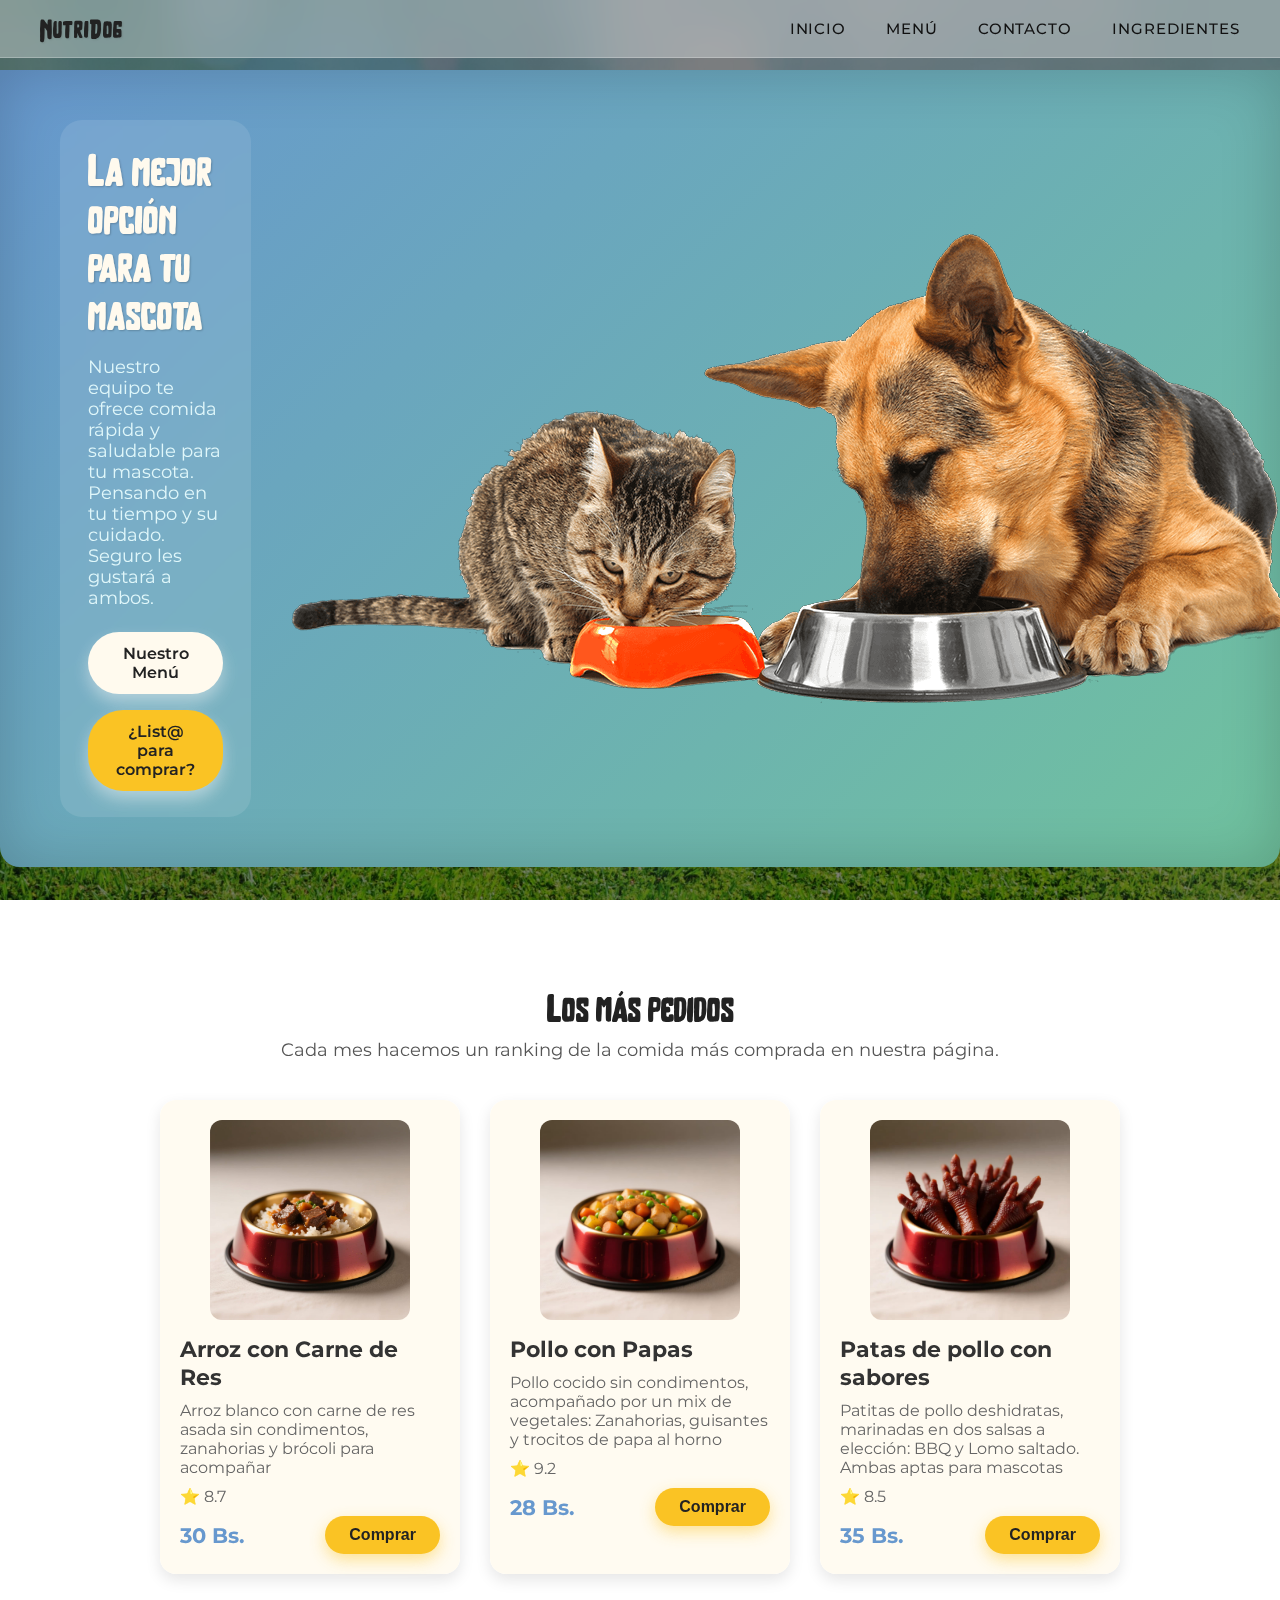
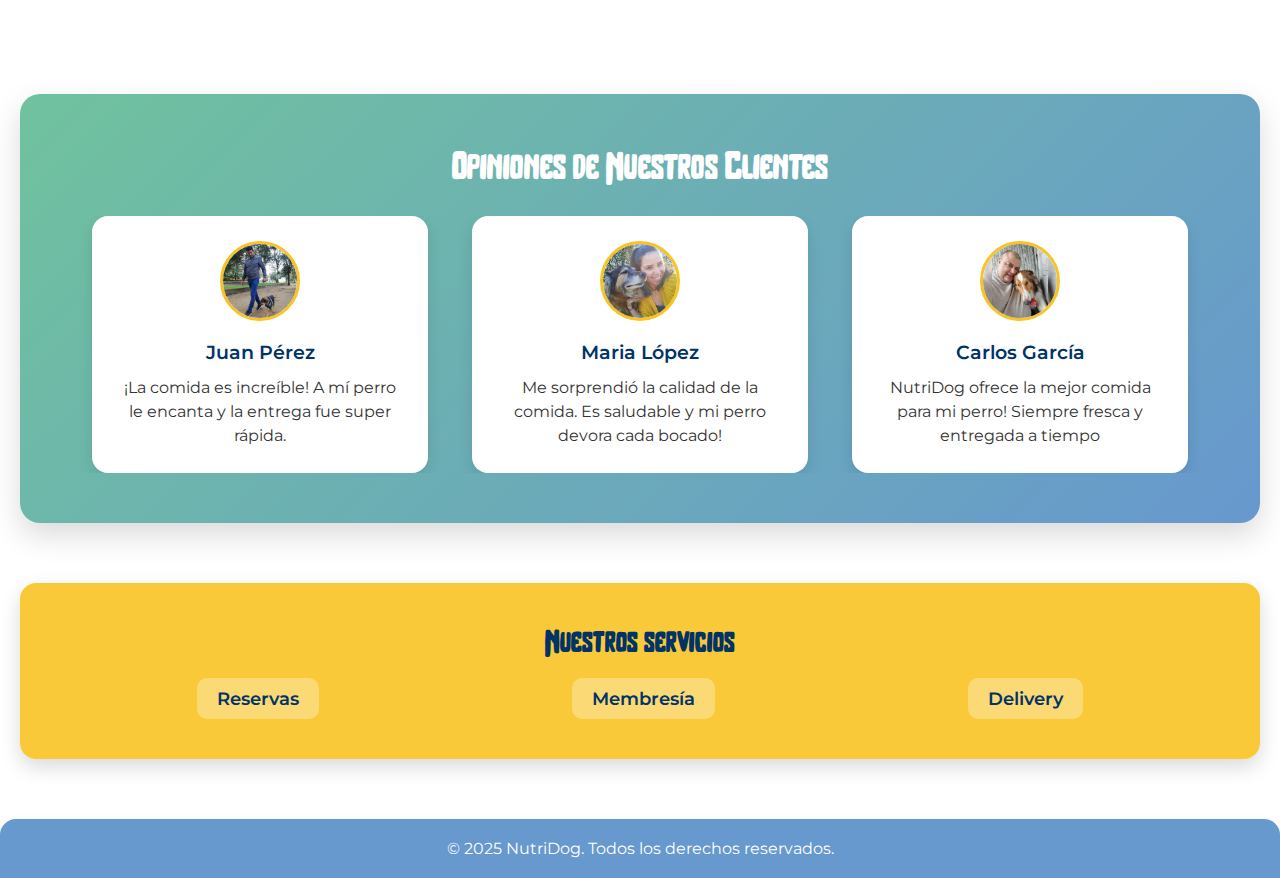
<file: PaginaWeb/index.html>
<!DOCTYPE html>
<html lang="es">
<head>
    <meta charset="UTF-8">
    <meta name="viewport" content="width=device-width, initial-scale=1.0">
    <title>NutriDog | Comida Saludable para tu Mascota</title>
    <link rel="stylesheet" href="./CSS/pagal.css">
    <link rel="preconnect" href="https://fonts.googleapis.com">
    <link rel="preconnect" href="https://fonts.gstatic.com" crossorigin>
    <link href="https://fonts.googleapis.com/css2?family=Montserrat:ital,wght@0,100..900;1,100..900&display=swap" rel="stylesheet">
</head>
<body>

        <header class="main-header">
        <div class="logo">NutriDog</div>

        <nav class="nav">
            <ul class="nav-menu">
                <li class="nav-item">
                    <a href="index.html">Inicio</a>
                </li>

                <li class="nav-item has-submenu">
                    <a href="#menu.html">Menú</a>
                    <div class="submenu glass">
                        <h4>Menú</h4>
                        <ul>
                            <li><a href="#">Por enérgico</a></li>
                            <li><a href="#">Por tamaño</a></li>
                        </ul>
                    </div>
                </li>

                <li class="nav-item has-submenu">
                    <a href="#">Contacto</a>
                    <div class="submenu glass">
                        <h4>Contacto</h4>
                        <ul>
                            <li><a href="#">Cómo funciona</a></li>
                            <li><a href="#">Ubicación</a></li>
                            <li><a href="./formulario.html">Formulario para pedidos</a></li>
                            <li><a href="#">Historia</a></li>
                        </ul>
                    </div>
                </li>

                <li class="nav-item has-submenu">
                    <a href="#ingredientes">Ingredientes</a>
                    <div class="submenu glass">
                        <h4>Ingredientes</h4>
                        <ul>
                            <li><a href="#">Beneficios</a></li>
                            <li><a href="ingredientes.html">Ingredientes</a></li>
                        </ul>
                    </div>
                </li>
            </ul>
        </nav>
    </header>

    <main>
        <section id="inicio" class="hero-section">
            <div class="hero-content">
                <div class="nose-texto">
                    <h2>La mejor opción para tu mascota</h2>
                    <p>Nuestro equipo te ofrece comida rápida y saludable para tu mascota. Pensando en tu tiempo y su cuidado. Seguro les gustará a ambos.</p>
                    <div class="nose-botones">
                        <a href="#menu"><button class="boton-nose">Nuestro Menú</button></a>
                        <a href="formulario.html"><button class="boton-nose primary">¿List@ para comprar?</button></a>
                    </div>
                </div>
            </div>
            <div class="hero-image">
                <img src="./img/perroygato.png" alt="Perro Comiendo">
            </div>
        </section>

        <section id="menu" class="popular-menu">
            <div class="section-header">
                <h3>Los más pedidos</h3>
                <p>Cada mes hacemos un ranking de la comida más comprada en nuestra página.</p>
            </div>
            <div class="menu-grid">
                <article class="menu-item">
                    <img src="./img/plato1.jpg" alt="Arroz con carne de res">
                    <h4>Arroz con Carne de Res</h4>
                    <p>Arroz blanco con carne de res asada sin condimentos, zanahorias y brócoli para acompañar</p>
                    <p class="rating">⭐ 8.7</p>
                    <div class="item-boton">
                        <span class="precio">30 Bs.</span>
                        <button class="btn">Comprar</button>
                    </div>
                </article>

                <article class="menu-item">
                    <img src="./img/plato3.jpg" alt="Pollo con papas">
                    <h4>Pollo con Papas</h4>
                    <p>Pollo cocido sin condimentos, acompañado por un mix de vegetales: Zanahorias, guisantes y trocitos de papa al horno</p>
                    <p class="rating">⭐ 9.2</p>
                    <div class="item-boton">
                        <span class="precio">28 Bs.</span>
                        <button class="btn">Comprar</button>
                    </div>
                </article>

                <article class="menu-item">
                    <img src="./img/plato2.jpg" alt="Patas de pollo con sabores">
                    <h4>Patas de pollo con sabores</h4>
                    <p>Patitas de pollo deshidratas, marinadas en dos salsas a elección: BBQ y Lomo saltado. Ambas aptas para mascotas</p>
                    <p class="rating">⭐ 8.5</p>
                    <div class="item-boton">
                        <span class="precio">35 Bs.</span>
                        <button class="btn">Comprar</button>
                    </div>
                </article>
            </div>
        </section>

        <section id="opiniones" class="client-reviews">
            <h3>Opiniones de Nuestros Clientes</h3>
            <div class="reviews-carousel">
                <div class="review">
                    <img src="./img/juanperez.jpg" alt="Cliente Juan Pérez" class="profile-img">
                    <p class="client-name">Juan Pérez</p>
                    <p class="client-comment">¡La comida es increíble! A mí perro le encanta y la entrega fue super rápida.</p>
                </div>
                
                <div class="review">
                    <img src="./img/marialopez.jpg" alt="Cliente Maria López" class="profile-img">
                    <p class="client-name">Maria López</p>
                    <p class="client-comment">Me sorprendió la calidad de la comida. Es saludable y mi perro devora cada bocado!</p>
                </div>

                <div class="review">
                    <img src="./img/carlosgarcia.jpeg" alt="Cliente Carlos García" class="profile-img">
                    <p class="client-name">Carlos García</p>
                    <p class="client-comment">NutriDog ofrece la mejor comida para mi perro! Siempre fresca y entregada a tiempo</p>
                </div>
            </div>
        </section>

        <section id="servicios" class="services">
            <h3>Nuestros servicios</h3>
            <ul>
                <li>Reservas</li>
                <li>Membresía</li>
                <li>Delivery</li>
            </ul>
        </section>
    </main>

    <footer>
        <p>&copy; 2025 NutriDog. Todos los derechos reservados.</p>
    </footer>

</body>
</html>
</file>
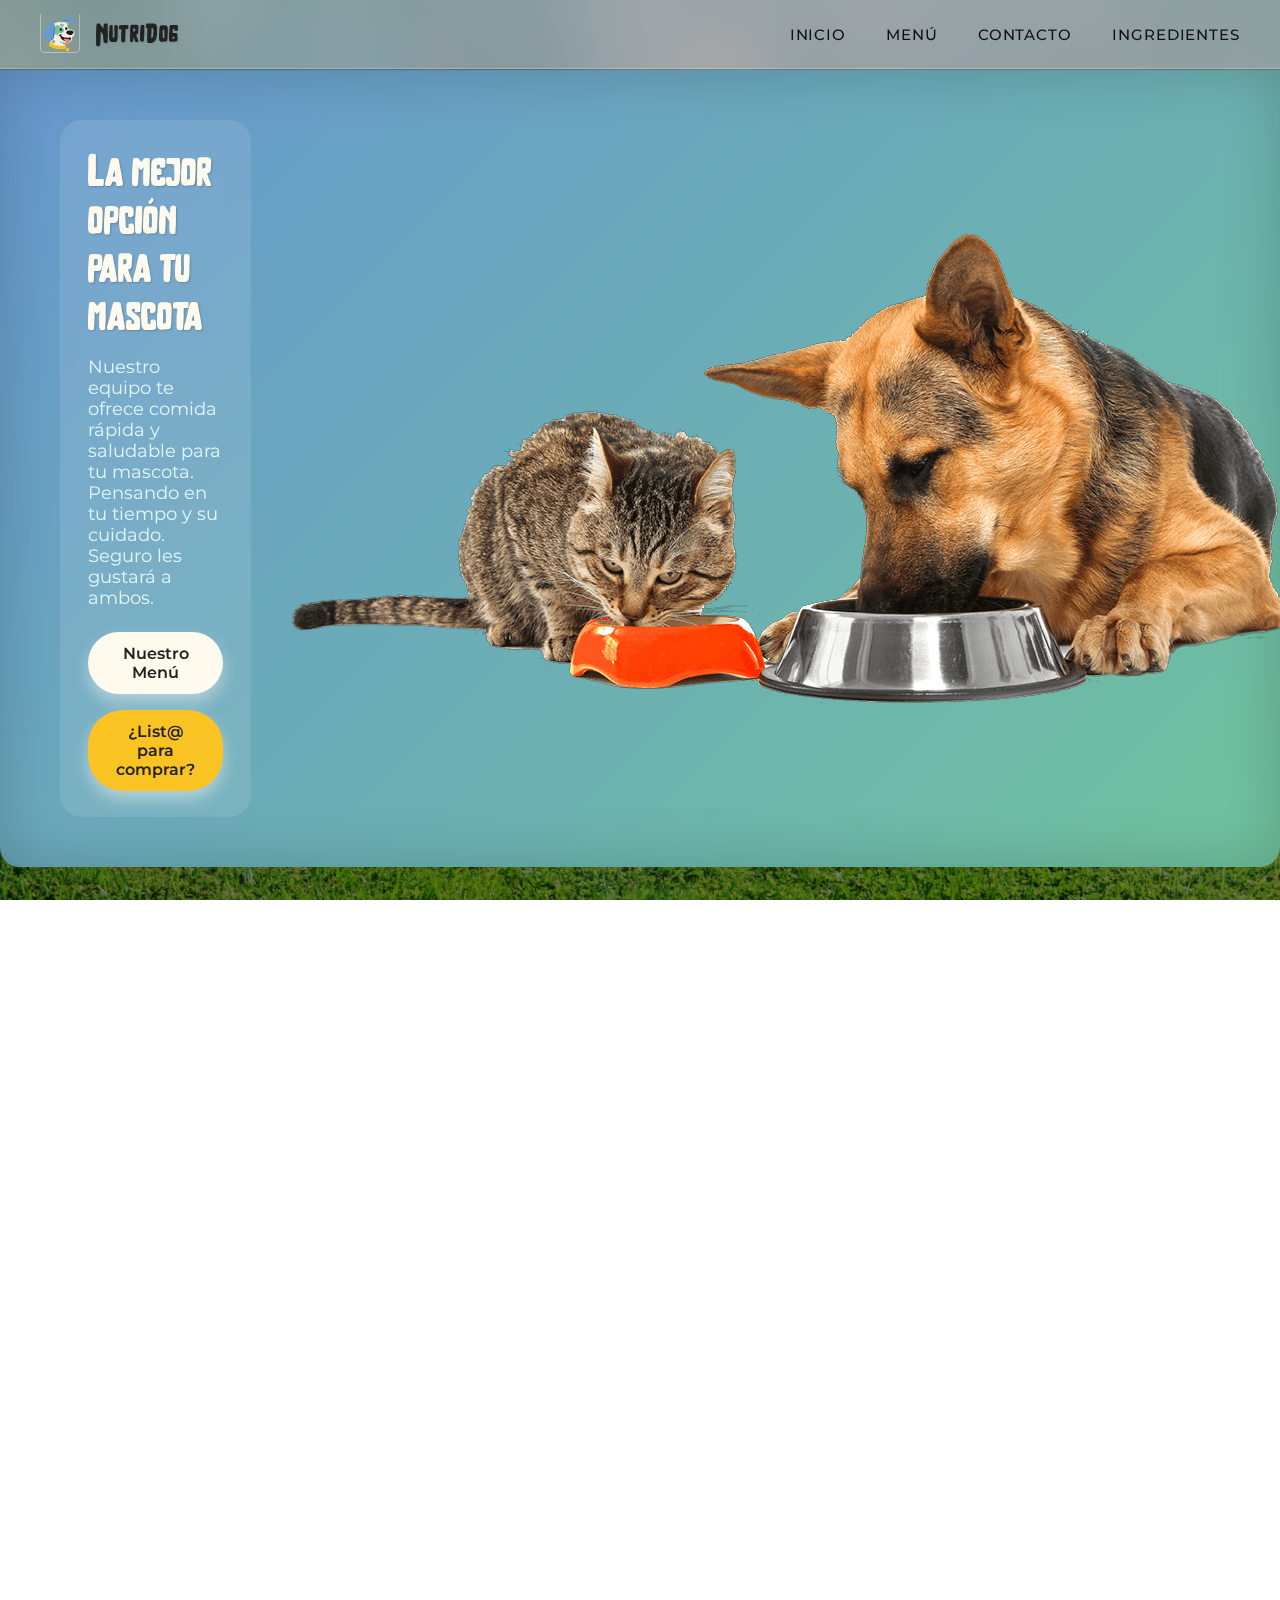
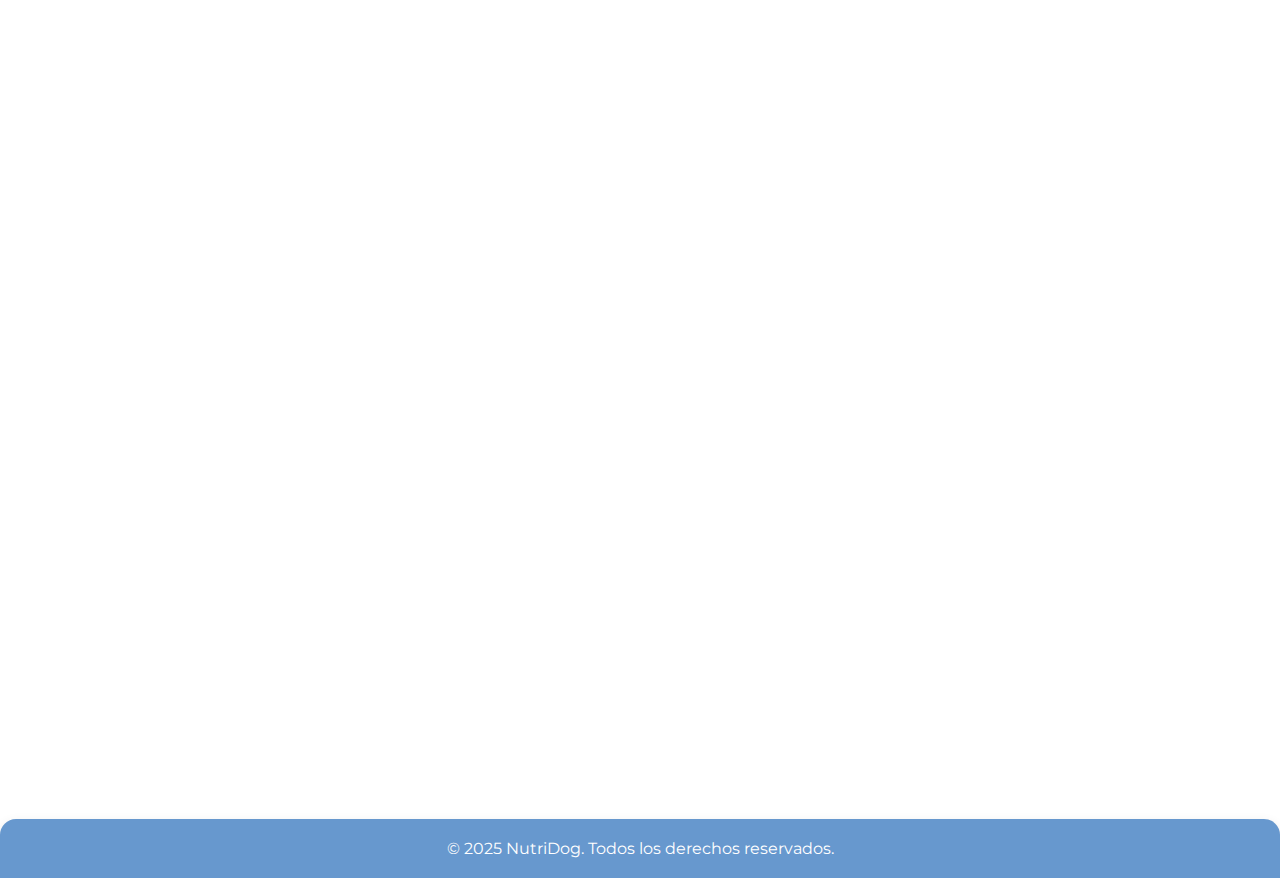
<file: PaginaWeb/PaginaWeb/index.html>
<!DOCTYPE html>
<html lang="es">
<head>
    <meta charset="UTF-8">
    <meta name="viewport" content="width=device-width, initial-scale=1.0">
    <title>NutriDog | Comida Saludable para tu Mascota</title>
    <link rel="stylesheet" href="./CSS/index.css">
    <script src="./js/script.js"></script>
    <link rel="preconnect" href="https://fonts.googleapis.com">
    <link rel="preconnect" href="https://fonts.gstatic.com" crossorigin>
    <link href="https://fonts.googleapis.com/css2?family=Montserrat:ital,wght@0,100..900;1,100..900&display=swap" rel="stylesheet">

</head>
<body>

        <header class="main-header">
        <div class="logo">
            <img src="./img/logo.png" alt="Logo NutriDog">
            NutriDog
        </div>

        <nav class="nav">
            <ul class="nav-menu">
                <li class="nav-item">
                    <a href="index.html">Inicio</a>
                </li>

                <li class="nav-item has-submenu">
                    <a href="menu.html">Menú</a>
                    <div class="submenu glass">
                        <h4>Menú</h4>
                        <ul>
                            <li><a href="#">Por enérgico</a></li>
                            <li><a href="#">Por tamaño</a></li>
                        </ul>
                    </div>
                </li>

                <li class="nav-item has-submenu">
                    <a href="#">Contacto</a>
                    <div class="submenu glass">
                        <h4>Contacto</h4>
                        <ul>
                            <li><a href="#">Cómo funciona</a></li>
                            <li><a href="#">Ubicación</a></li>
                            <li><a href="./formulario.html">Formulario para pedidos</a></li>
                            <li><a href="#">Historia</a></li>
                        </ul>
                    </div>
                </li>

                <li class="nav-item has-submenu">
                    <a href="#ingredientes">Ingredientes</a>
                    <div class="submenu glass">
                        <h4>Ingredientes</h4>
                        <ul>
                            <li><a href="#">Beneficios</a></li>
                            <li><a href="ingredientes.html">Ingredientes</a></li>
                        </ul>
                    </div>
                </li>
            </ul>
        </nav>
    </header>

    <main>
        <section id="inicio" class="hero-section visible">
            <div class="hero-content">
                <div class="nose-texto">
                    <h2>La mejor opción para tu mascota</h2>
                    <p>Nuestro equipo te ofrece comida rápida y saludable para tu mascota. Pensando en tu tiempo y su cuidado. Seguro les gustará a ambos.</p>
                    <div class="nose-botones">
                        <a href="#menu"><button class="boton-nose">Nuestro Menú</button></a>
                        <a href="formulario.html"><button class="boton-nose primary">¿List@ para comprar?</button></a>
                    </div>
                </div>
            </div>
            <div class="hero-image">
                <img src="./img/perroygato.png" alt="Perro Comiendo">
            </div>
        </section>

        <section id="menu" class="popular-menu">
            <div class="section-header">
                <h3>Los más pedidos</h3>
                <p>Cada mes hacemos un ranking de la comida más comprada en nuestra página.</p>
            </div>
            <div class="menu-grid">
                <article class="menu-item">
                    <img src="./img/plato1.jpg" alt="Arroz con carne de res">
                    <h4>Arroz con Carne de Res</h4>
                    <p>Arroz blanco con carne de res asada sin condimentos, zanahorias y brócoli para acompañar</p>
                    <p class="rating">⭐ 8.7</p>
                    <div class="item-boton">
                        <span class="precio">30 Bs.</span>
                        <button class="btn">Comprar</button>
                    </div>
                </article>

                <article class="menu-item">
                    <img src="./img/plato3.jpg" alt="Pollo con papas">
                    <h4>Pollo con Papas</h4>
                    <p>Pollo cocido sin condimentos, acompañado por un mix de vegetales: Zanahorias, guisantes y trocitos de papa al horno</p>
                    <p class="rating">⭐ 9.2</p>
                    <div class="item-boton">
                        <span class="precio">28 Bs.</span>
                        <button class="btn">Comprar</button>
                    </div>
                </article>

                <article class="menu-item">
                    <img src="./img/plato2.jpg" alt="Patas de pollo con sabores">
                    <h4>Patas de pollo con sabores</h4>
                    <p>Patitas de pollo deshidratas, marinadas en dos salsas a elección: BBQ y Lomo saltado. Ambas aptas para mascotas</p>
                    <p class="rating">⭐ 8.5</p>
                    <div class="item-boton">
                        <span class="precio">35 Bs.</span>
                        <button class="btn">Comprar</button>
                    </div>
                </article>
            </div>
        </section>

        <section id="opiniones" class="client-reviews">
            <h3>Opiniones de Nuestros Clientes</h3>
            <div class="reviews-carousel">
                <div class="review">
                    <img src="./img/juanperez.jpg" alt="Cliente Juan Pérez" class="profile-img">
                    <p class="client-name">Juan Pérez</p>
                    <p class="client-comment">¡La comida es increíble! A mí perro le encanta y la entrega fue super rápida.</p>
                </div>
                
                <div class="review">
                    <img src="./img/marialopez.jpg" alt="Cliente Maria López" class="profile-img">
                    <p class="client-name">Maria López</p>
                    <p class="client-comment">Me sorprendió la calidad de la comida. Es saludable y mi perro devora cada bocado!</p>
                </div>

                <div class="review">
                    <img src="./img/carlosgarcia.jpeg" alt="Cliente Carlos García" class="profile-img">
                    <p class="client-name">Carlos García</p>
                    <p class="client-comment">NutriDog ofrece la mejor comida para mi perro! Siempre fresca y entregada a tiempo</p>
                </div>
            </div>
        </section>

        <section id="servicios" class="services">
            <h3>Nuestros servicios</h3>
            <ul>
                <li>Reservas</li>
                <li>Membresía</li>
                <li>Delivery</li>
            </ul>
        </section>
    </main>

    <footer>
        <p>&copy; 2025 NutriDog. Todos los derechos reservados.</p>
    </footer>

</body>
</html>
</file>
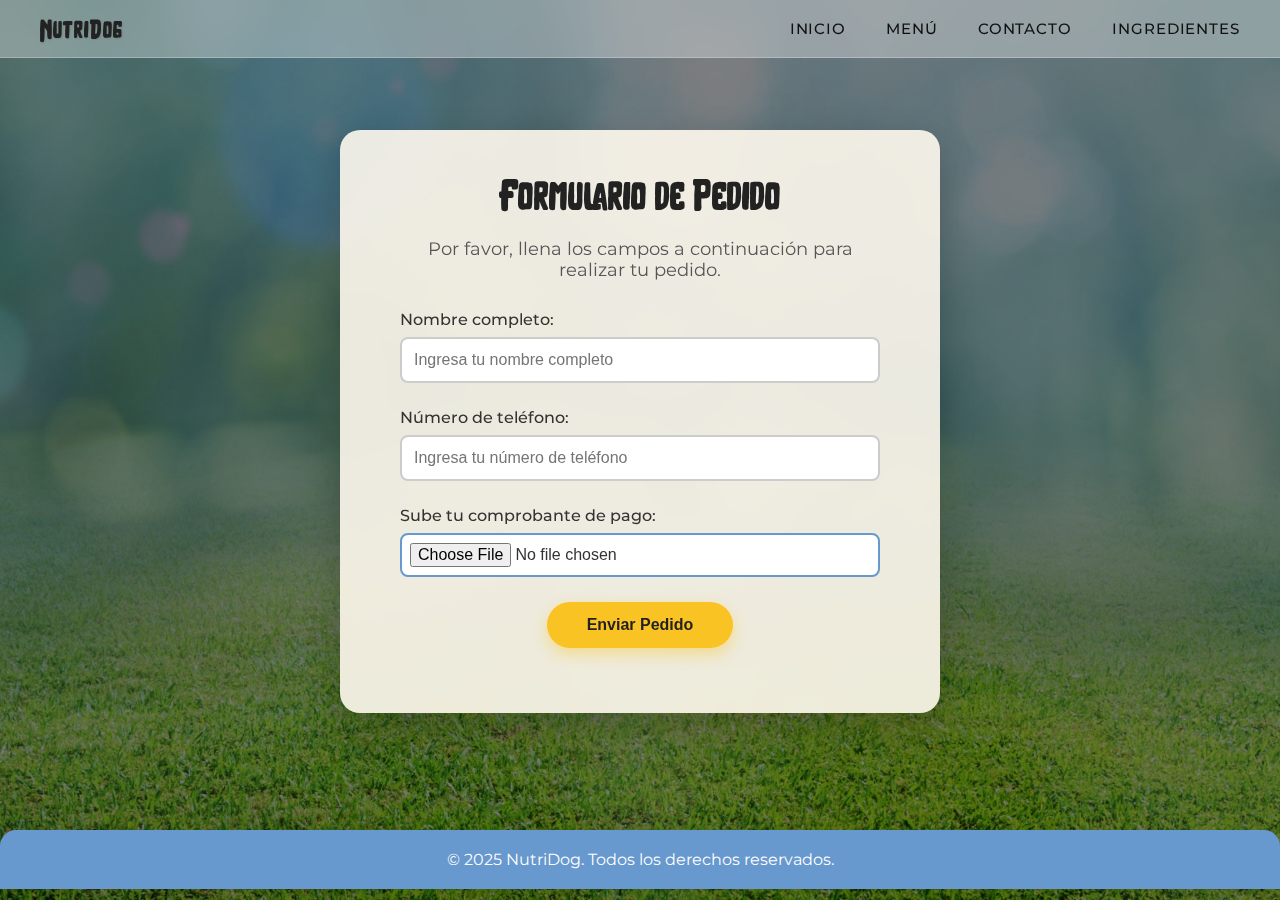
<file: PaginaWeb/formulario.html>
<!DOCTYPE html>
<html lang="es">
<head>
    <meta charset="UTF-8">
    <meta name="viewport" content="width=device-width, initial-scale=1.0">
    <title>Formulario de Pedido - NutriDog</title>
    <link rel="stylesheet" href="./CSS/formulario.css">
    <link rel="preconnect" href="https://fonts.googleapis.com">
    <link rel="preconnect" href="https://fonts.gstatic.com" crossorigin>
    <link href="https://fonts.googleapis.com/css2?family=Montserrat:ital,wght@0,100..900;1,100..900&display=swap" rel="stylesheet">
</head>
<body>

    <header class="main-header">
        <div class="logo">NutriDog</div>

        <nav class="nav">
            <ul class="nav-menu">
                <li class="nav-item">
                    <a href="index.html">Inicio</a>
                </li>

                <li class="nav-item has-submenu">
                    <a href="#menu.html">Menú</a>
                    <div class="submenu glass">
                        <h4>Menú</h4>
                        <ul>
                            <li><a href="#">Por enérgico</a></li>
                            <li><a href="#">Por tamaño</a></li>
                        </ul>
                    </div>
                </li>

                <li class="nav-item has-submenu">
                    <a href="#">Contacto</a>
                    <div class="submenu glass">
                        <h4>Contacto</h4>
                        <ul>
                            <li><a href="#">Cómo funciona</a></li>
                            <li><a href="#">Ubicación</a></li>
                            <li><a href="./formulario.html">Formulario para pedidos</a></li>
                            <li><a href="#">Historia</a></li>
                        </ul>
                    </div>
                </li>

                <li class="nav-item has-submenu">
                    <a href="#ingredientes">Ingredientes</a>
                    <div class="submenu glass">
                        <h4>Ingredientes</h4>
                        <ul>
                            <li><a href="#">Beneficios</a></li>
                            <li><a href="ingredientes.html">Ingredientes</a></li>
                        </ul>
                    </div>
                </li>
            </ul>
        </nav>
    </header>

    <main>
        <section id="formulario-registro">
            <div class="formulario-contenedor">
                <h2>Formulario de Pedido</h2>
                <p>Por favor, llena los campos a continuación para realizar tu pedido.</p>

                <form action="#" method="POST" enctype="multipart/form-data">
                    <div class="campo">
                        <label for="nombre">Nombre completo:</label>
                        <input type="text" id="nombre" name="nombre" required placeholder="Ingresa tu nombre completo">
                    </div>

                    <div class="campo">
                        <label for="telefono">Número de teléfono:</label>
                        <input type="tel" id="telefono" name="telefono" required placeholder="Ingresa tu número de teléfono">
                    </div>

                    <div class="campo">
                        <label for="comprobante">Sube tu comprobante de pago:</label>
                        <input type="file" id="comprobante" name="comprobante" accept="image/*, .pdf" required>
                    </div>

                    <div class="campo submit">
                        <button type="submit" class="boton-enviar">Enviar Pedido</button>
                    </div>
                </form>
            </div>
        </section>
    </main>

    <footer>
        <p>&copy; 2025 NutriDog. Todos los derechos reservados.</p>
    </footer>

</body>
</html>
</file>
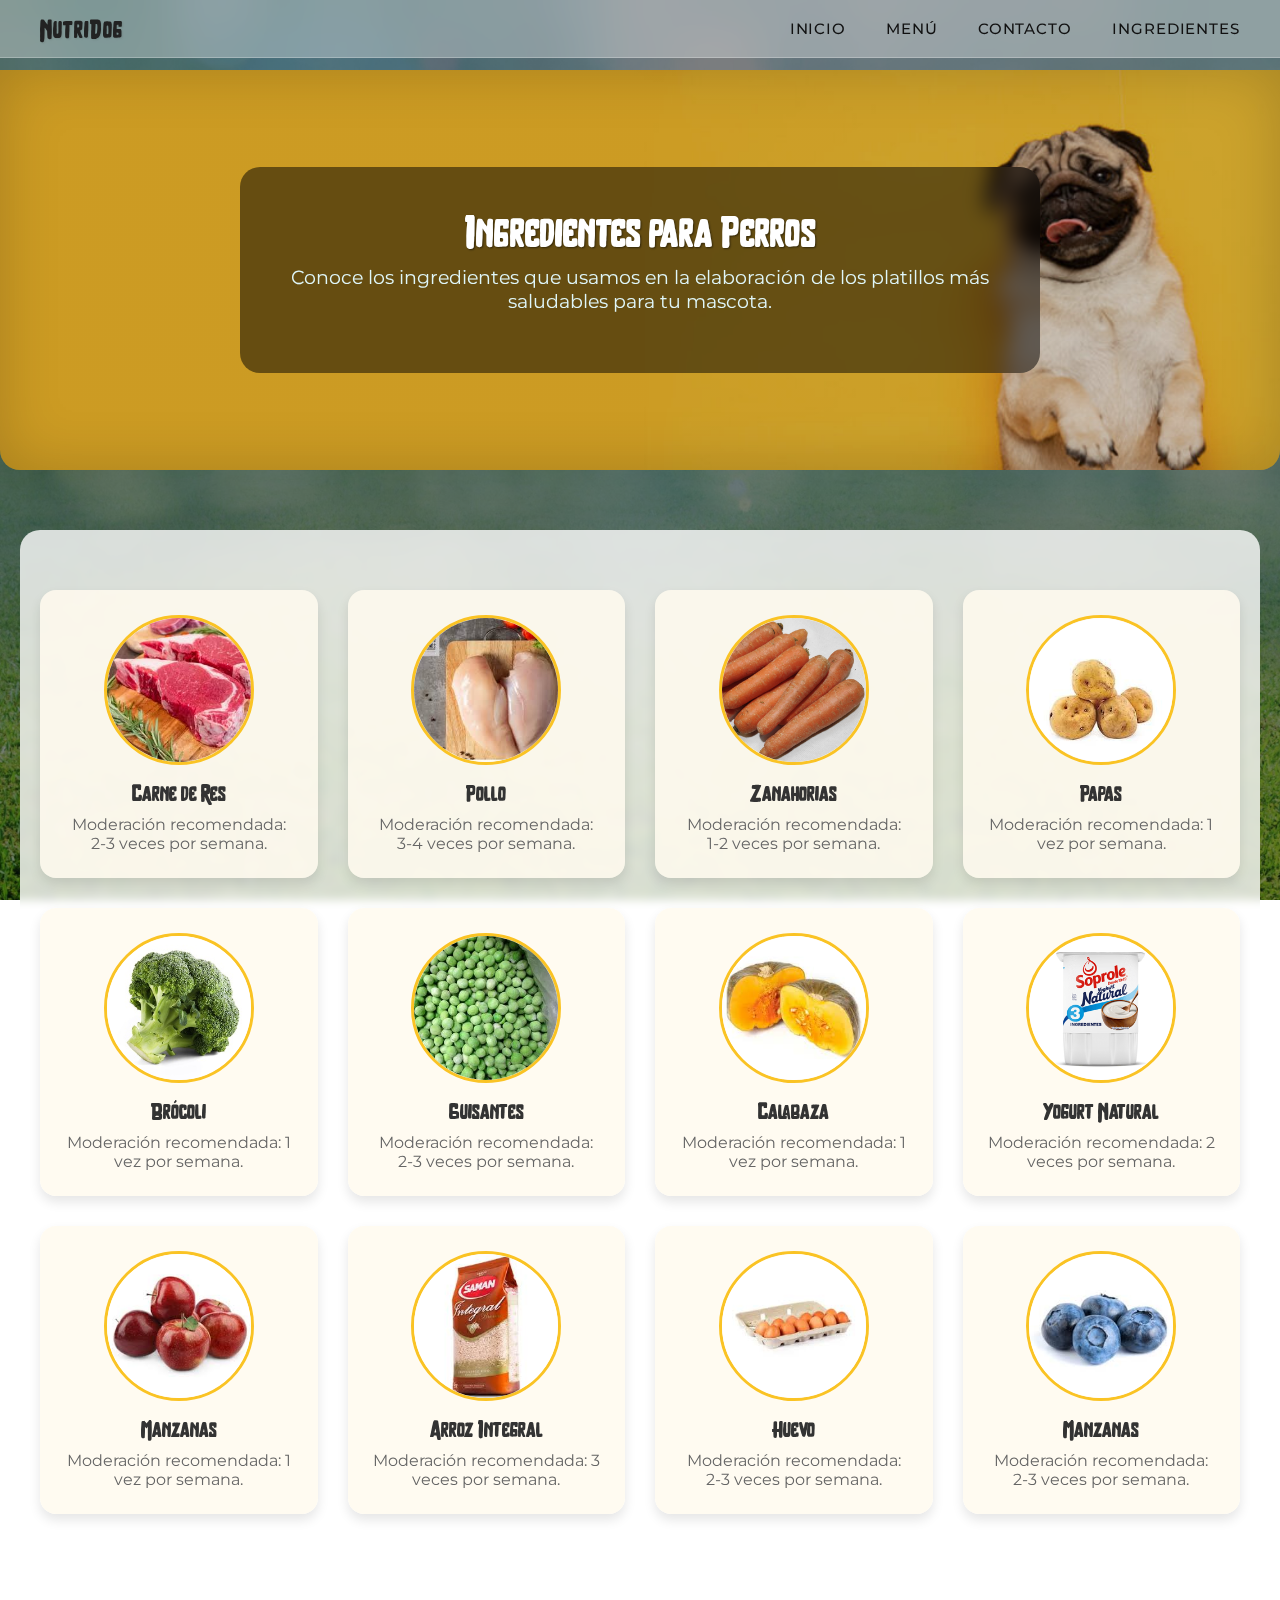
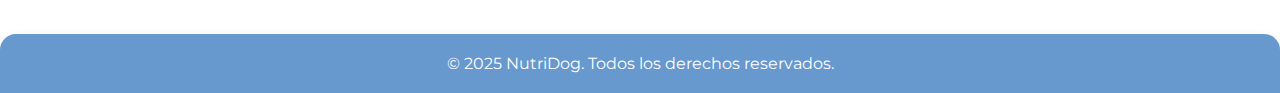
<file: PaginaWeb/ingredientes.html>
<!DOCTYPE html>
<html lang="es">
<head>
    <meta charset="UTF-8">
    <meta name="viewport" content="width=device-width, initial-scale=1.0">
    <link rel="stylesheet" href="./CSS/ingredientes.css">
    <title>Ingredientes - NutriDog</title>
     <link rel="preconnect" href="https://fonts.googleapis.com">
<link rel="preconnect" href="https://fonts.gstatic.com" crossorigin>
<link href="https://fonts.googleapis.com/css2?family=Montserrat:ital,wght@0,100..900;1,100..900&display=swap" rel="stylesheet">

</head>
<body>
    <header class="main-header">
        <div class="logo">NutriDog</div>

        <nav class="nav">
            <ul class="nav-menu">
                <li class="nav-item">
                    <a href="index.html">Inicio</a>
                </li>

                <li class="nav-item has-submenu">
                    <a href="#menu.html">Menú</a>
                    <div class="submenu glass">
                        <h4>Menú</h4>
                        <ul>
                            <li><a href="#">Por enérgico</a></li>
                            <li><a href="#">Por tamaño</a></li>
                        </ul>
                    </div>
                </li>

                <li class="nav-item has-submenu">
                    <a href="#">Contacto</a>
                    <div class="submenu glass">
                        <h4>Contacto</h4>
                        <ul>
                            <li><a href="#">Cómo funciona</a></li>
                            <li><a href="#">Ubicación</a></li>
                            <li><a href="./formulario.html">Formulario para pedidos</a></li>
                            <li><a href="#">Historia</a></li>
                        </ul>
                    </div>
                </li>

                <li class="nav-item has-submenu">
                    <a href="#ingredientes">Ingredientes</a>
                    <div class="submenu glass">
                        <h4>Ingredientes</h4>
                        <ul>
                            <li><a href="#">Beneficios</a></li>
                            <li><a href="ingredientes.html">Ingredientes</a></li>
                        </ul>
                    </div>
                </li>
            </ul>
        </nav>
    </header>

<main>
    <section id="ingredientes-banner">
        <div class="banner-contenido">
            <h2>Ingredientes para Perros</h2>
            <p>Conoce los ingredientes que usamos en la elaboración de los platillos más saludables para tu mascota.</p>
        </div>
    </section>


    <section id="ingredientes-lista">
        <div class="ingrediente-item">
            <img src="./img/carne.jpeg" alt="Carne de Res">
            <h4>Carne de Res</h4>
            <p>Moderación recomendada: 2-3 veces por semana.</p>
        </div>
        <div class="ingrediente-item">
            <img src="./img/pollo.jpeg" alt="Pollo">
            <h4>Pollo</h4>
            <p>Moderación recomendada: 3-4 veces por semana.</p>
        </div>
        <div class="ingrediente-item">
            <img src="./img/zanahorias.png" alt="Zanahorias">
            <h4>Zanahorias</h4>
            <p>Moderación recomendada: 1-2 veces por semana.</p>
        </div>
        <div class="ingrediente-item">
            <img src="./img/papas.jpeg" alt="Papas">
            <h4>Papas</h4>
            <p>Moderación recomendada: 1 vez por semana.</p>
        </div>

        <div class="ingrediente-item">
            <img src="./img/brocoli.jpg" alt="Brócoli">
            <h4>Brócoli</h4>
            <p>Moderación recomendada: 1 vez por semana.</p>
        </div>
        <div class="ingrediente-item">
            <img src="./img/guisantes.jpg" alt="Guisantes">
            <h4>Guisantes</h4>
            <p>Moderación recomendada: 2-3 veces por semana.</p>
        </div>
        <div class="ingrediente-item">
            <img src="./img/calabaza.jpeg" alt="Calabaza">
            <h4>Calabaza</h4>
            <p>Moderación recomendada: 1 vez por semana.</p>
        </div>
        <div class="ingrediente-item">
            <img src="./img/yogur.jpg" alt="Yogurt natural">
            <h4>Yogurt Natural</h4>
            <p>Moderación recomendada: 2 veces por semana.</p>
        </div>
        <div class="ingrediente-item">
            <img src="./img/manzana.jpeg" alt="Manzanas">
            <h4>Manzanas</h4>
            <p>Moderación recomendada: 1 vez por semana.</p>
        </div>
        <div class="ingrediente-item">
            <img src="./img/arroz.jpeg" alt="Arroz">
            <h4>Arroz Integral</h4>
            <p>Moderación recomendada: 3 veces por semana.</p>
        </div>
        <div class="ingrediente-item">
            <img src="./img/huevo.jpeg" alt="Huevo">
            <h4>Huevo</h4>
            <p>Moderación recomendada: 2-3 veces por semana.</p>
        </div>
        <div class="ingrediente-item">
            <img src="./img/arandanos.jpeg" alt="Arándanos">
            <h4>Manzanas</h4>
            <p>Moderación recomendada: 2-3 veces por semana.</p>
        </div>
    </section>
    </main>

 <footer>
        <p>&copy; 2025 NutriDog. Todos los derechos reservados.</p>
    </footer>
</body>
</html>
</file>
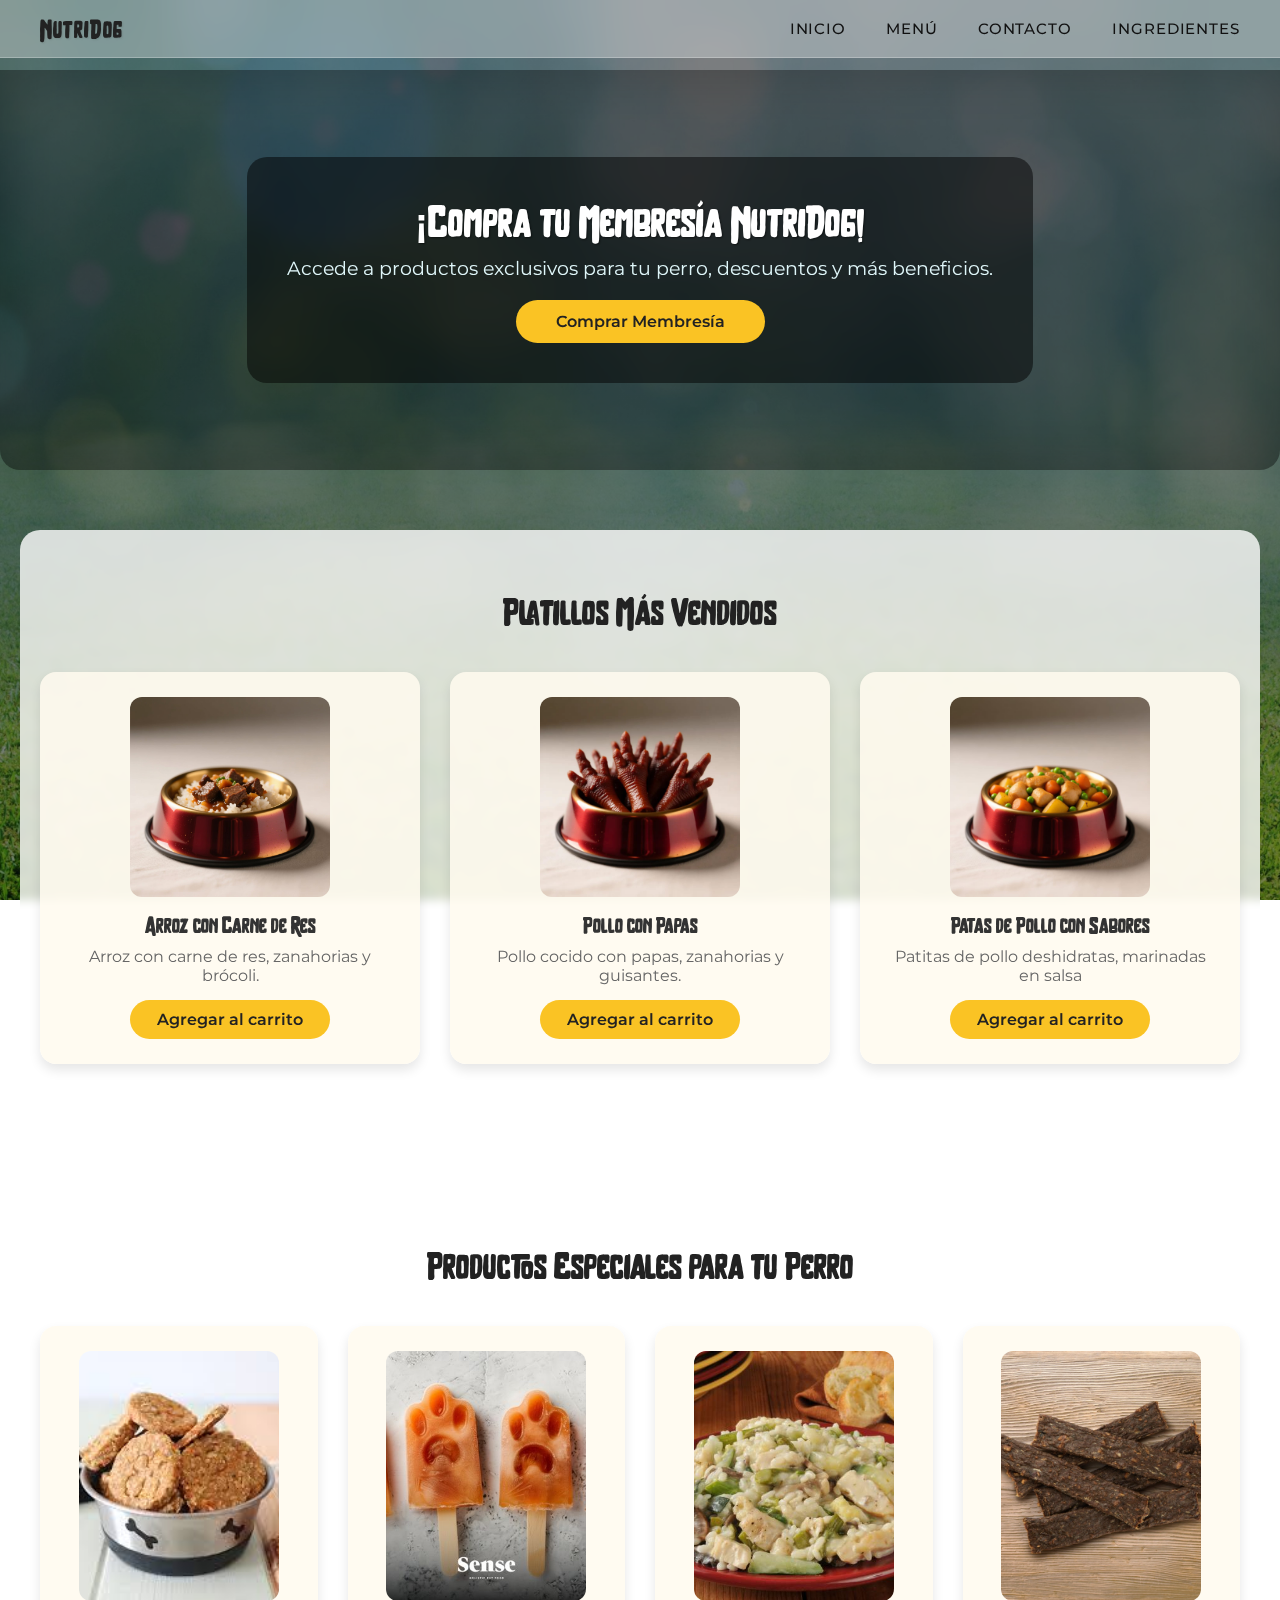
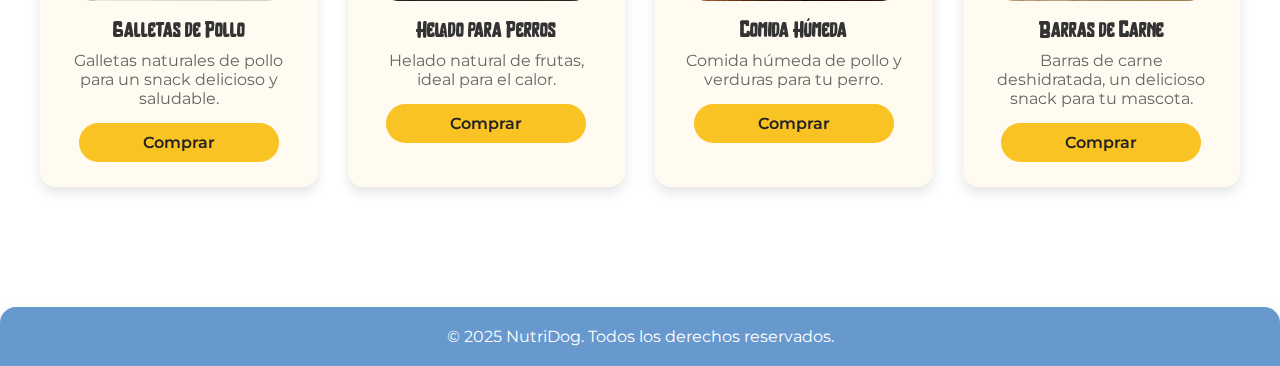
<file: PaginaWeb/menu.html>
<!DOCTYPE html>
<html lang="es">
<head>
    <meta charset="UTF-8">
    <meta name="viewport" content="width=device-width, initial-scale=1.0">
    <title>Menú - NutriDog</title>
    <link rel="stylesheet" href="./CSS/menu.css">
    <link rel="preconnect" href="https://fonts.googleapis.com">
    <link rel="preconnect" href="https://fonts.gstatic.com" crossorigin>
    <link href="https://fonts.googleapis.com/css2?family=Montserrat:ital,wght@0,100..900;1,100..900&display=swap" rel="stylesheet">
</head>
<body>

        <header class="main-header">
        <div class="logo">NutriDog</div>

        <nav class="nav">
            <ul class="nav-menu">
                <li class="nav-item">
                    <a href="index.html">Inicio</a>
                </li>

                <li class="nav-item has-submenu">
                    <a href="#menu.html">Menú</a>
                    <div class="submenu glass">
                        <h4>Menú</h4>
                        <ul>
                            <li><a href="#">Por enérgico</a></li>
                            <li><a href="#">Por tamaño</a></li>
                        </ul>
                    </div>
                </li>

                <li class="nav-item has-submenu">
                    <a href="#">Contacto</a>
                    <div class="submenu glass">
                        <h4>Contacto</h4>
                        <ul>
                            <li><a href="#">Cómo funciona</a></li>
                            <li><a href="#">Ubicación</a></li>
                            <li><a href="./formulario.html">Formulario para pedidos</a></li>
                            <li><a href="#">Historia</a></li>
                        </ul>
                    </div>
                </li>

                <li class="nav-item has-submenu">
                    <a href="#ingredientes">Ingredientes</a>
                    <div class="submenu glass">
                        <h4>Ingredientes</h4>
                        <ul>
                            <li><a href="#">Beneficios</a></li>
                            <li><a href="ingredientes.html">Ingredientes</a></li>
                        </ul>
                    </div>
                </li>
            </ul>
        </nav>
    </header>

    <main>
        <section id="anuncio-membresia" class="hero-section">
            <div class="anuncio-contenedor">
                <div class="anuncio-texto">
                    <h2>¡Compra tu Membresía NutriDog!</h2>
                    <p>Accede a productos exclusivos para tu perro, descuentos y más beneficios.</p>
                    <button class="boton-membresia">Comprar Membresía</button>
                </div>
            </div>
        </section>

        <section id="platillos-populares" class="productos-seccion">
            <div class="seccion-header">
                <h3>Platillos Más Vendidos</h3>
            </div>
            <div class="productos-grid">
                <article class="platillo-item">
                    <img src="./img/plato1.jpg" alt="Arroz con Carne de Res">
                    <h4>Arroz con Carne de Res</h4>
                    <p>Arroz con carne de res, zanahorias y brócoli.</p>
                    <button class="boton">Agregar al carrito</button>
                </article>

                <article class="platillo-item">
                    <img src="./img/plato2.jpg" alt="Pollo con Papas">
                    <h4>Pollo con Papas</h4>
                    <p>Pollo cocido con papas, zanahorias y guisantes.</p>
                    <button class="boton">Agregar al carrito</button>
                </article>

                <article class="platillo-item">
                    <img src="./img/plato3.jpg" alt="Patas de pollo">
                    <h4>Patas de Pollo con Sabores</h4>
                    <p>Patitas de pollo deshidratas, marinadas en salsa</p>
                    <button class="boton">Agregar al carrito</button>
                </article>
            </div>
        </section>

        <section id="productos-perros" class="productos-seccion">
            <div class="seccion-header">
                <h3>Productos Especiales para tu Perro</h3>
            </div>
            <div class="productos-grid">
                <article class="producto-item">
                    <img src="./img/galletaspollo.jpeg" alt="Galletas de Pollo">
                    <h4>Galletas de Pollo</h4>
                    <p>Galletas naturales de pollo para un snack delicioso y saludable.</p>
                    <button class="boton">Comprar</button>
                </article>

                <article class="producto-item">
                    <img src="./img/heladoperro.jpg" alt="Helado para Perros">
                    <h4>Helado para Perros</h4>
                    <p>Helado natural de frutas, ideal para el calor.</p>
                    <button class="boton">Comprar</button>
                </article>

                <article class="producto-item">
                    <img src="./img/comidahumeda.jpg" alt="Comida Húmeda">
                    <h4>Comida Húmeda</h4>
                    <p>Comida húmeda de pollo y verduras para tu perro.</p>
                    <button class="boton">Comprar</button>
                </article>

                <article class="producto-item">
                    <img src="./img/barrascarne.jpg" alt="Barras de Carne">
                    <h4>Barras de Carne</h4>
                    <p>Barras de carne deshidratada, un delicioso snack para tu mascota.</p>
                    <button class="boton">Comprar</button>
                </article>
            </div>
        </section>
    </main>

    <footer>
        <p>&copy; 2025 NutriDog. Todos los derechos reservados.</p>
    </footer>

</body>
</html>
</file>
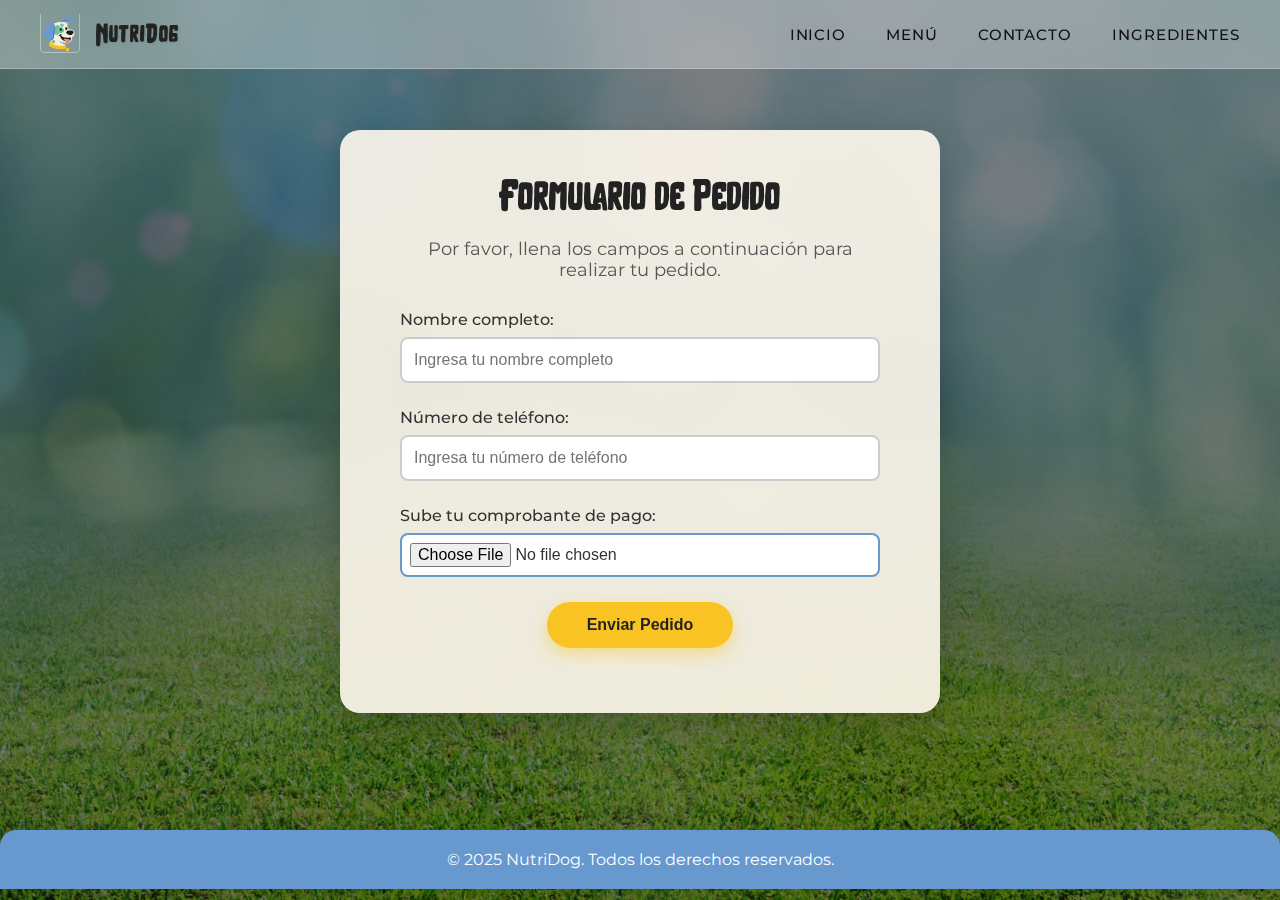
<file: PaginaWeb/PaginaWeb/formulario.html>
<!DOCTYPE html>
<html lang="es">
<head>
    <meta charset="UTF-8">
    <meta name="viewport" content="width=device-width, initial-scale=1.0">
    <title>Formulario de Pedido - NutriDog</title>
    <link rel="stylesheet" href="./CSS/formulario.css">
     <script src="./js/script.js"></script>
    <link rel="preconnect" href="https://fonts.googleapis.com">
    <link rel="preconnect" href="https://fonts.gstatic.com" crossorigin>
    <link href="https://fonts.googleapis.com/css2?family=Montserrat:ital,wght@0,100..900;1,100..900&display=swap" rel="stylesheet">
</head>
<body>

    <header class="main-header">
        <div class="logo">
            <img src="./img/logo.png" alt="Logo NutriDog">
            NutriDog
        </div>

        <nav class="nav">
            <ul class="nav-menu">
                <li class="nav-item">
                    <a href="index.html">Inicio</a>
                </li>

                <li class="nav-item has-submenu">
                    <a href="menu.html">Menú</a>
                    <div class="submenu glass">
                        <h4>Menú</h4>
                        <ul>
                            <li><a href="#">Por enérgico</a></li>
                            <li><a href="#">Por tamaño</a></li>
                        </ul>
                    </div>
                </li>

                <li class="nav-item has-submenu">
                    <a href="#">Contacto</a>
                    <div class="submenu glass">
                        <h4>Contacto</h4>
                        <ul>
                            <li><a href="#">Cómo funciona</a></li>
                            <li><a href="#">Ubicación</a></li>
                            <li><a href="./formulario.html">Formulario para pedidos</a></li>
                            <li><a href="#">Historia</a></li>
                        </ul>
                    </div>
                </li>

                <li class="nav-item has-submenu">
                    <a href="#ingredientes">Ingredientes</a>
                    <div class="submenu glass">
                        <h4>Ingredientes</h4>
                        <ul>
                            <li><a href="#">Beneficios</a></li>
                            <li><a href="ingredientes.html">Ingredientes</a></li>
                        </ul>
                    </div>
                </li>
            </ul>
        </nav>
    </header>

    <main>
        <section id="formulario-registro">
            <div class="formulario-contenedor">
                <h2>Formulario de Pedido</h2>
                <p>Por favor, llena los campos a continuación para realizar tu pedido.</p>

                <form action="#" method="POST" enctype="multipart/form-data">
                    <div class="campo">
                        <label for="nombre">Nombre completo:</label>
                        <input type="text" id="nombre" name="nombre" required placeholder="Ingresa tu nombre completo">
                    </div>

                    <div class="campo">
                        <label for="telefono">Número de teléfono:</label>
                        <input type="tel" id="telefono" name="telefono" required placeholder="Ingresa tu número de teléfono">
                    </div>

                    <div class="campo">
                        <label for="comprobante">Sube tu comprobante de pago:</label>
                        <input type="file" id="comprobante" name="comprobante" accept="image/*, .pdf" required>
                    </div>

                    <div class="campo submit">
                        <button type="submit" class="boton-enviar">Enviar Pedido</button>
                    </div>
                </form>
            </div>
        </section>
    </main>

    <footer>
        <p>&copy; 2025 NutriDog. Todos los derechos reservados.</p>
    </footer>

</body>
</html>
</file>
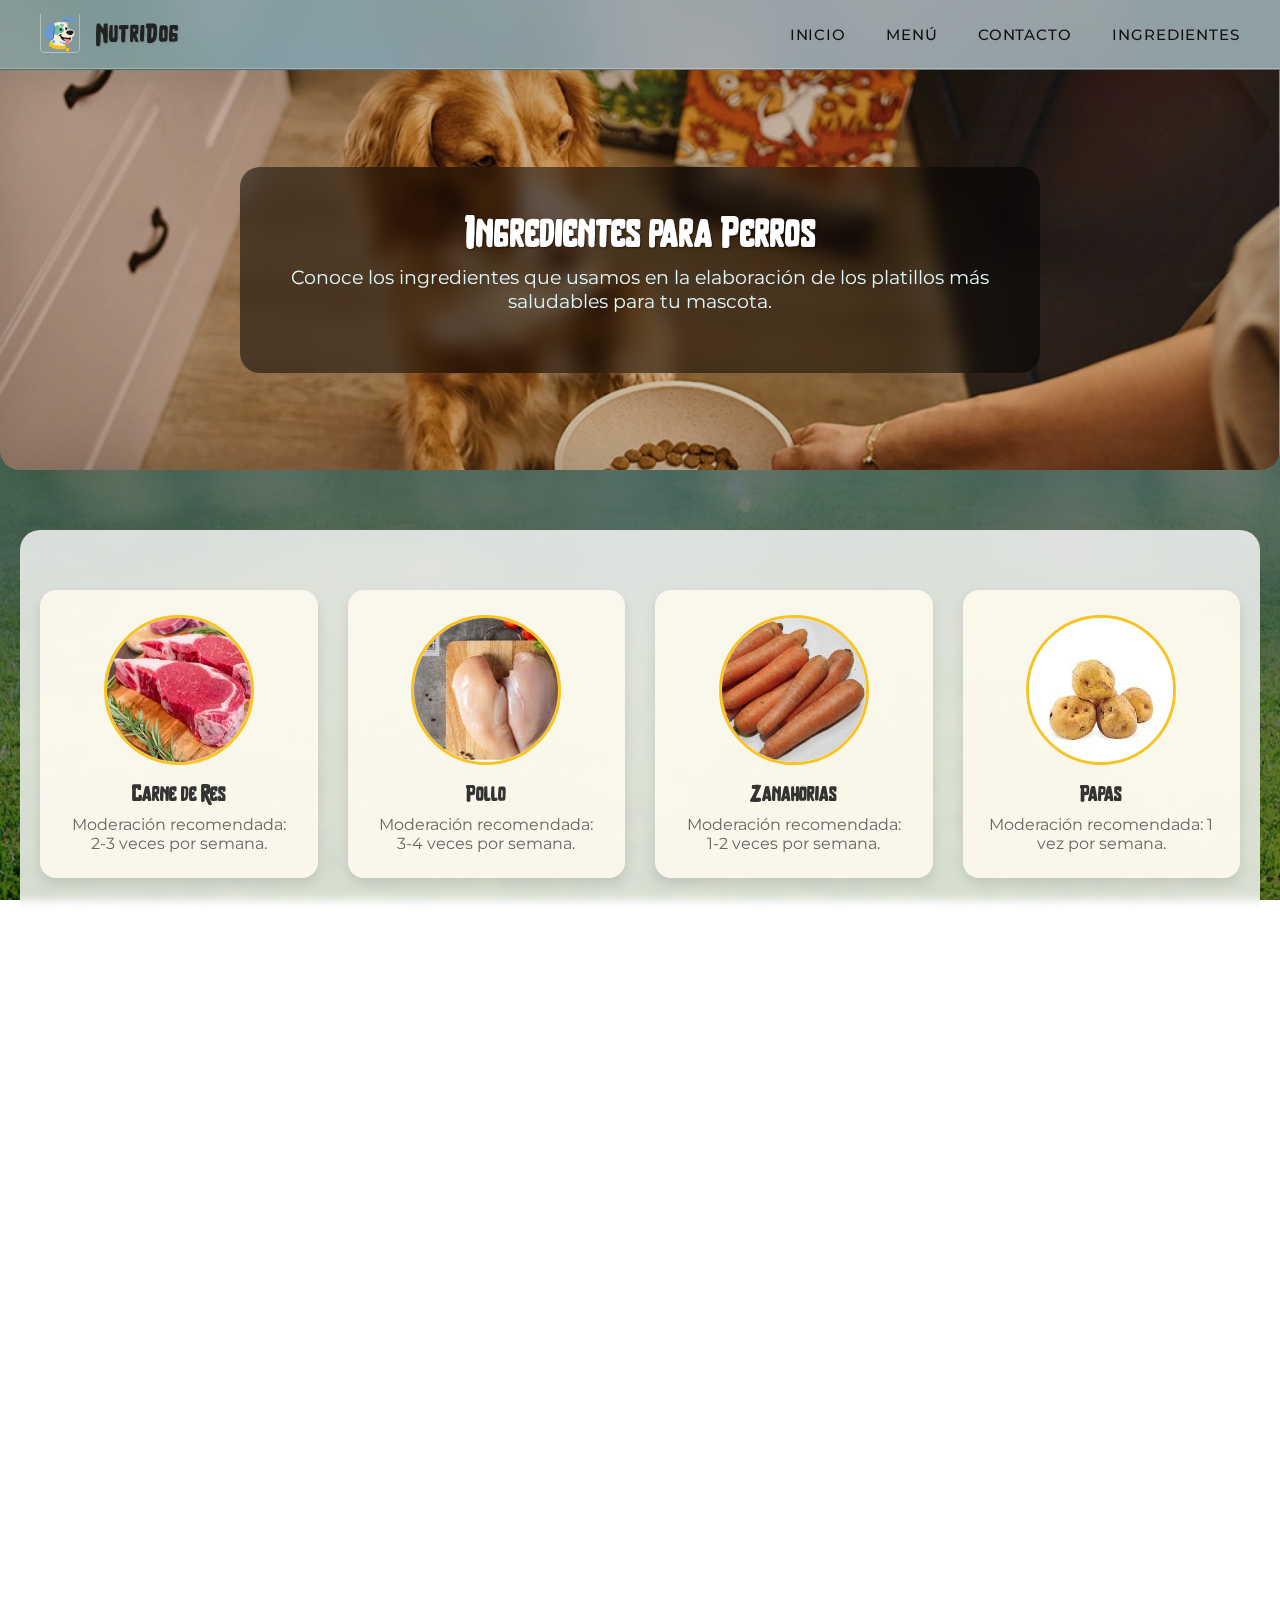
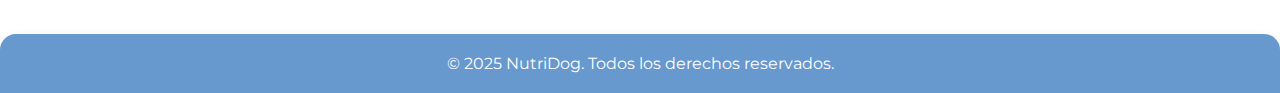
<file: PaginaWeb/PaginaWeb/ingredientes.html>
<!DOCTYPE html>
<html lang="es">

<head>
    <meta charset="UTF-8">
    <meta name="viewport" content="width=device-width, initial-scale=1.0">
    <link rel="stylesheet" href="./CSS/ingredientes.css">
    <title>Ingredientes - NutriDog</title>
    <script src="./js/script.js"></script>
    <link rel="preconnect" href="https://fonts.googleapis.com">
    <link rel="preconnect" href="https://fonts.gstatic.com" crossorigin>
    <link href="https://fonts.googleapis.com/css2?family=Montserrat:ital,wght@0,100..900;1,100..900&display=swap"
        rel="stylesheet">

</head>

<body>
    <header class="main-header">
        <div class="logo">
            <img src="./img/logo.png" alt="Logo NutriDog">
            NutriDog
        </div>
        <nav class="nav">
            <ul class="nav-menu">
                <li class="nav-item">
                    <a href="index.html">Inicio</a>
                </li>

                <li class="nav-item has-submenu">
                    <a href="#menu.html">Menú</a>
                    <div class="submenu glass">
                        <h4>Menú</h4>
                        <ul>
                            <li><a href="#">Por enérgico</a></li>
                            <li><a href="#">Por tamaño</a></li>
                        </ul>
                    </div>
                </li>

                <li class="nav-item has-submenu">
                    <a href="#">Contacto</a>
                    <div class="submenu glass">
                        <h4>Contacto</h4>
                        <ul>
                            <li><a href="#">Cómo funciona</a></li>
                            <li><a href="#">Ubicación</a></li>
                            <li><a href="./formulario.html">Formulario para pedidos</a></li>
                            <li><a href="#">Historia</a></li>
                        </ul>
                    </div>
                </li>

                <li class="nav-item has-submenu">
                    <a href="#ingredientes">Ingredientes</a>
                    <div class="submenu glass">
                        <h4>Ingredientes</h4>
                        <ul>
                            <li><a href="#">Beneficios</a></li>
                            <li><a href="ingredientes.html">Ingredientes</a></li>
                        </ul>
                    </div>
                </li>
            </ul>
        </nav>
    </header>

    <main>
        <section id="ingredientes-banner">
            <div class="banner-contenido">
                <h2>Ingredientes para Perros</h2>
                <p>Conoce los ingredientes que usamos en la elaboración de los platillos más saludables para tu mascota.
                </p>
            </div>
        </section>


        <section id="ingredientes-lista">
            <div class="ingrediente-item">
                <img src="./img/carne.jpeg" alt="Carne de Res">
                <h4>Carne de Res</h4>
                <p>Moderación recomendada: 2-3 veces por semana.</p>
            </div>
            <div class="ingrediente-item">
                <img src="./img/pollo.jpeg" alt="Pollo">
                <h4>Pollo</h4>
                <p>Moderación recomendada: 3-4 veces por semana.</p>
            </div>
            <div class="ingrediente-item">
                <img src="./img/zanahorias.png" alt="Zanahorias">
                <h4>Zanahorias</h4>
                <p>Moderación recomendada: 1-2 veces por semana.</p>
            </div>
            <div class="ingrediente-item">
                <img src="./img/papas.jpeg" alt="Papas">
                <h4>Papas</h4>
                <p>Moderación recomendada: 1 vez por semana.</p>
            </div>

            <div class="ingrediente-item">
                <img src="./img/brocoli.jpg" alt="Brócoli">
                <h4>Brócoli</h4>
                <p>Moderación recomendada: 1 vez por semana.</p>
            </div>
            <div class="ingrediente-item">
                <img src="./img/guisantes.jpg" alt="Guisantes">
                <h4>Guisantes</h4>
                <p>Moderación recomendada: 2-3 veces por semana.</p>
            </div>
            <div class="ingrediente-item">
                <img src="./img/calabaza.jpeg" alt="Calabaza">
                <h4>Calabaza</h4>
                <p>Moderación recomendada: 1 vez por semana.</p>
            </div>
            <div class="ingrediente-item">
                <img src="./img/yogur.jpg" alt="Yogurt natural">
                <h4>Yogurt Natural</h4>
                <p>Moderación recomendada: 2 veces por semana.</p>
            </div>
            <div class="ingrediente-item">
                <img src="./img/manzana.jpeg" alt="Manzanas">
                <h4>Manzanas</h4>
                <p>Moderación recomendada: 1 vez por semana.</p>
            </div>
            <div class="ingrediente-item">
                <img src="./img/arroz.jpeg" alt="Arroz">
                <h4>Arroz Integral</h4>
                <p>Moderación recomendada: 3 veces por semana.</p>
            </div>
            <div class="ingrediente-item">
                <img src="./img/huevo.jpeg" alt="Huevo">
                <h4>Huevo</h4>
                <p>Moderación recomendada: 2-3 veces por semana.</p>
            </div>
            <div class="ingrediente-item">
                <img src="./img/arandanos.jpeg" alt="Arándanos">
                <h4>Arandanos</h4>
                <p>Moderación recomendada: 2-3 veces por semana.</p>
            </div>
        </section>
    </main>

    <footer>
        <p>&copy; 2025 NutriDog. Todos los derechos reservados.</p>
    </footer>
</body>

</html>
</file>
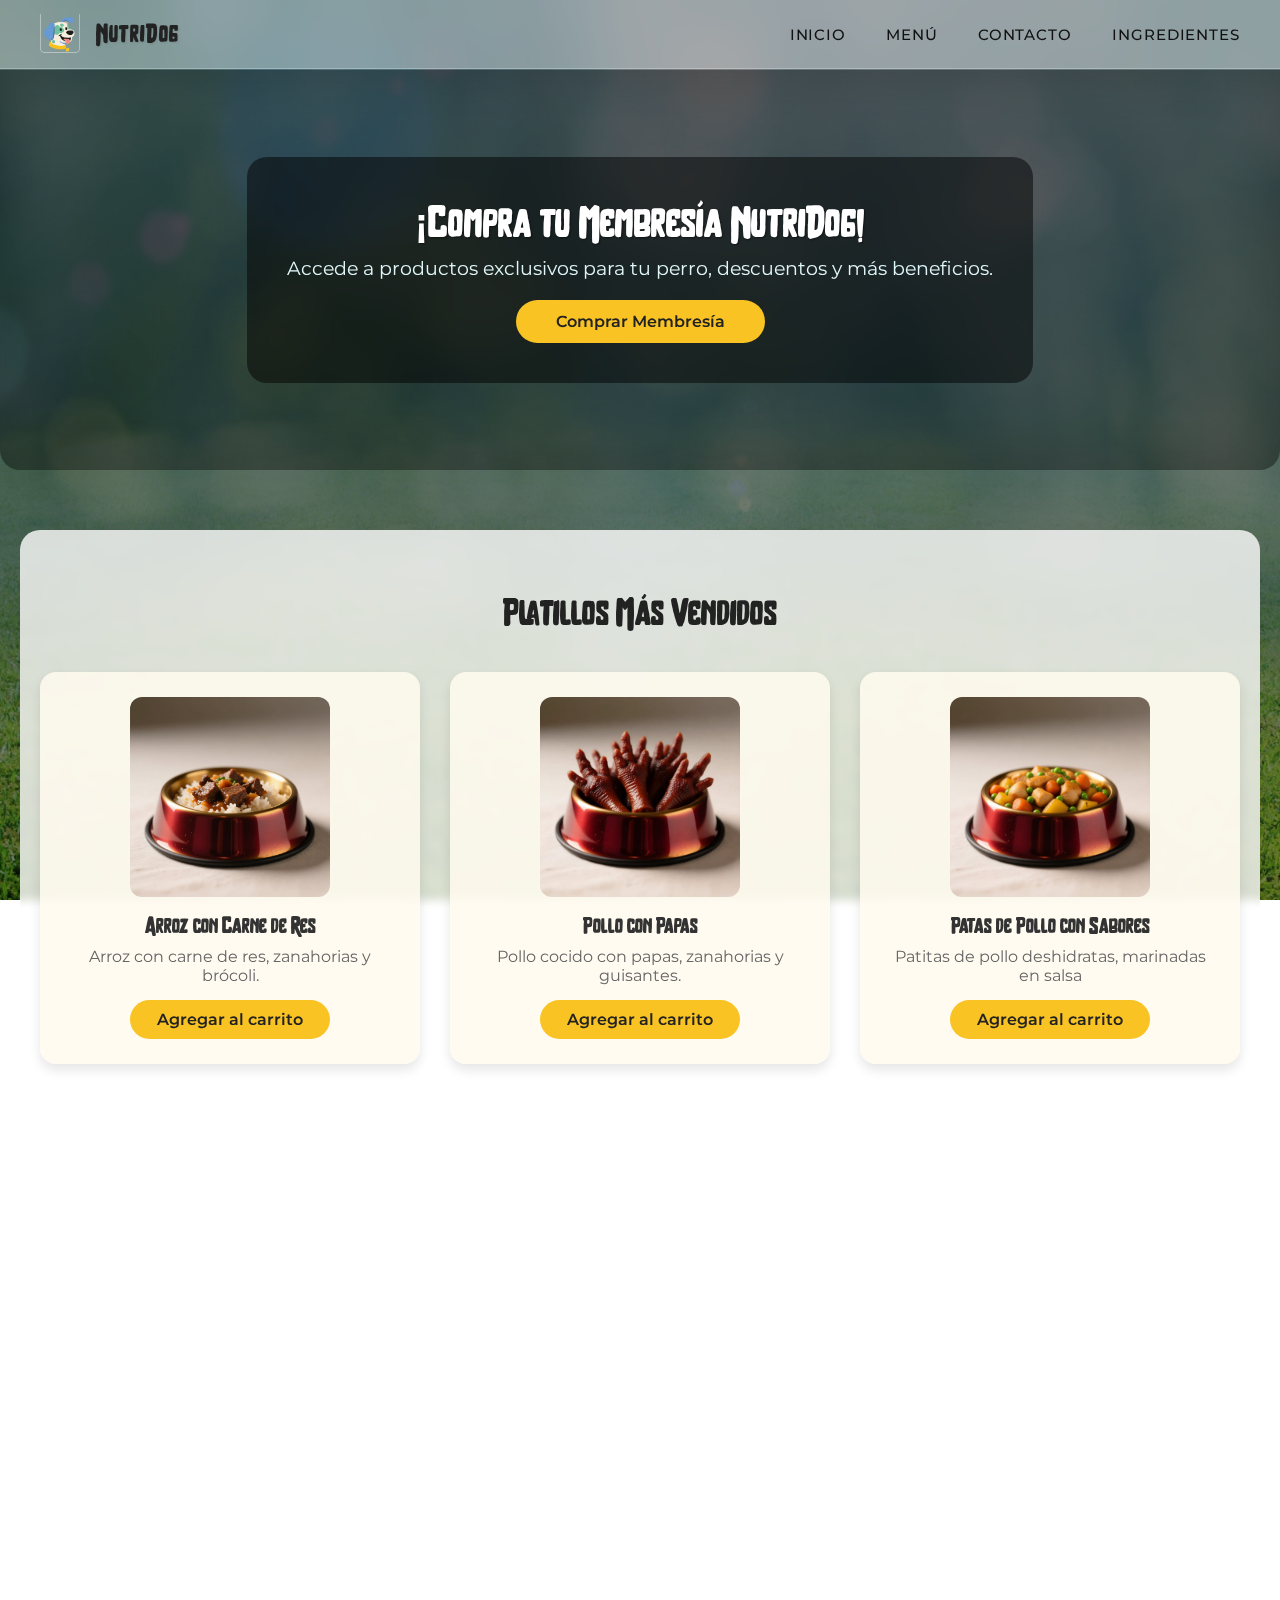
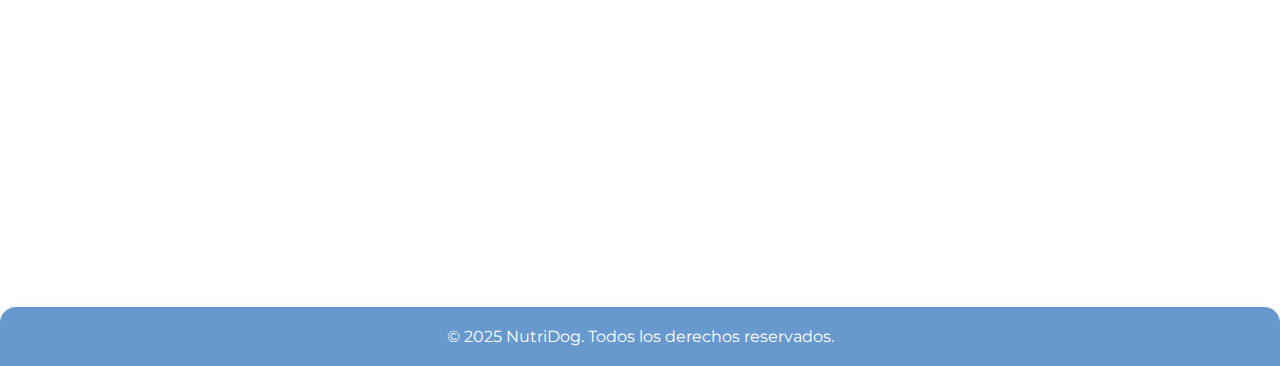
<file: PaginaWeb/PaginaWeb/menu.html>
<!DOCTYPE html>
<html lang="es">
<head>
    <meta charset="UTF-8">
    <meta name="viewport" content="width=device-width, initial-scale=1.0">
    <title>Menú - NutriDog</title>
    <link rel="stylesheet" href="./CSS/menu.css">
    <script src="./js/script.js"></script>
    <link rel="preconnect" href="https://fonts.googleapis.com">
    <link rel="preconnect" href="https://fonts.gstatic.com" crossorigin>
    <link href="https://fonts.googleapis.com/css2?family=Montserrat:ital,wght@0,100..900;1,100..900&display=swap" rel="stylesheet">
</head>
<body>

        <header class="main-header">
        <div class="logo">
            <img src="./img/logo.png" alt="Logo NutriDog">
            NutriDog
        </div>

        <nav class="nav">
            <ul class="nav-menu">
                <li class="nav-item">
                    <a href="index.html">Inicio</a>
                </li>

                <li class="nav-item has-submenu">
                    <a href="menu.html">Menú</a>
                    <div class="submenu glass">
                        <h4>Menú</h4>
                        <ul>
                            <li><a href="#">Por enérgico</a></li>
                            <li><a href="#">Por tamaño</a></li>
                        </ul>
                    </div>
                </li>

                <li class="nav-item has-submenu">
                    <a href="#">Contacto</a>
                    <div class="submenu glass">
                        <h4>Contacto</h4>
                        <ul>
                            <li><a href="#">Cómo funciona</a></li>
                            <li><a href="#">Ubicación</a></li>
                            <li><a href="./formulario.html">Formulario para pedidos</a></li>
                            <li><a href="#">Historia</a></li>
                        </ul>
                    </div>
                </li>

                <li class="nav-item has-submenu">
                    <a href="#ingredientes">Ingredientes</a>
                    <div class="submenu glass">
                        <h4>Ingredientes</h4>
                        <ul>
                            <li><a href="#">Beneficios</a></li>
                            <li><a href="ingredientes.html">Ingredientes</a></li>
                        </ul>
                    </div>
                </li>
            </ul>
        </nav>
    </header>

    <main>
        <section id="anuncio-membresia" class="hero-section">
            <div class="anuncio-contenedor">
                <div class="anuncio-texto">
                    <h2>¡Compra tu Membresía NutriDog!</h2>
                    <p>Accede a productos exclusivos para tu perro, descuentos y más beneficios.</p>
                    <button class="boton-membresia">Comprar Membresía</button>
                </div>
            </div>
        </section>

        <section id="platillos-populares" class="productos-seccion">
            <div class="seccion-header">
                <h3>Platillos Más Vendidos</h3>
            </div>
            <div class="productos-grid">
                <article class="platillo-item">
                    <img src="./img/plato1.jpg" alt="Arroz con Carne de Res">
                    <h4>Arroz con Carne de Res</h4>
                    <p>Arroz con carne de res, zanahorias y brócoli.</p>
                    <button class="boton">Agregar al carrito</button>
                </article>

                <article class="platillo-item">
                    <img src="./img/plato2.jpg" alt="Pollo con Papas">
                    <h4>Pollo con Papas</h4>
                    <p>Pollo cocido con papas, zanahorias y guisantes.</p>
                    <button class="boton">Agregar al carrito</button>
                </article>

                <article class="platillo-item">
                    <img src="./img/plato3.jpg" alt="Patas de pollo">
                    <h4>Patas de Pollo con Sabores</h4>
                    <p>Patitas de pollo deshidratas, marinadas en salsa</p>
                    <button class="boton">Agregar al carrito</button>
                </article>
            </div>
        </section>

        <section id="productos-perros" class="productos-seccion">
            <div class="seccion-header">
                <h3>Productos Especiales para tu Perro</h3>
            </div>
            <div class="productos-grid">
                <article class="producto-item">
                    <img src="./img/galletaspollo.jpeg" alt="Galletas de Pollo">
                    <h4>Galletas de Pollo</h4>
                    <p>Galletas naturales de pollo para un snack delicioso y saludable.</p>
                    <button class="boton">Comprar</button>
                </article>

                <article class="producto-item">
                    <img src="./img/heladoperro.jpg" alt="Helado para Perros">
                    <h4>Helado para Perros</h4>
                    <p>Helado natural de frutas, ideal para el calor.</p>
                    <button class="boton">Comprar</button>
                </article>

                <article class="producto-item">
                    <img src="./img/comidahumeda.jpg" alt="Comida Húmeda">
                    <h4>Comida Húmeda</h4>
                    <p>Comida húmeda de pollo y verduras para tu perro.</p>
                    <button class="boton">Comprar</button>
                </article>

                <article class="producto-item">
                    <img src="./img/barrascarne.jpg" alt="Barras de Carne">
                    <h4>Barras de Carne</h4>
                    <p>Barras de carne deshidratada, un delicioso snack para tu mascota.</p>
                    <button class="boton">Comprar</button>
                </article>
            </div>
        </section>
    </main>

    <footer>
        <p>&copy; 2025 NutriDog. Todos los derechos reservados.</p>
    </footer>

</body>
</html>
</file>
<file: PaginaWeb/CSS/pagal.css>
* {
    margin: 0;
    padding: 0;
    box-sizing: border-box;
}

@font-face {
    font-family: 'Brother Typeface';
    src: url('../fonts/brother-typeface.ttf') format('truetype');
    font-weight: normal;
    font-style: normal;
}

body {
    font-family: "Montserrat", sans-serif;
    color: #333;
    background: linear-gradient(rgba(0, 0, 0, 0.5), rgba(0, 0, 0, 0.5)), url(../img/abstractofondo.jpg);
    background-size: cover;
    background-position: center;
    background-repeat: no-repeat;
    background-attachment: fixed;
}


.main-header {
    position: fixed;
    top: 0;
    left: 0;
    width: 100%;
    z-index: 1000;
    display: flex;
    justify-content: space-between;
    align-items: center;
    padding: 14px 40px;
    background: rgba(255, 255, 255, 0.32);
    backdrop-filter: blur(18px);
    -webkit-backdrop-filter: blur(18px);
    border-bottom: 1px solid rgba(255, 255, 255, 0.25);
}

.logo {
    font-family: 'Brother Typeface', sans-serif;
    font-size: 1.5rem;
    letter-spacing: 1px;
    color: #222;
    text-shadow: 1px 1px 2px rgba(0,0,0,0.1);
}

.nav-menu {
    list-style: none;
    display: flex;
    gap: 2.5rem;
    align-items: center;
}

.nav-item {
    position: relative;
}

.nav a {
    text-decoration: none;
    color: #111;
    font-weight: 500;
    font-size: 0.95rem;
    text-transform: uppercase;
    letter-spacing: 0.06em;
}

.nav a::after {
    content: "";
    position: absolute;
    left: 0;
    bottom: -4px;
    width: 0;
    height: 2px;
    background: #65ba95;
    transition: width 0.25s ease;
}

.nav-item:hover > a::after {
    width: 100%;
}

.submenu {
    position: absolute;
    left: 50%;
    top: 100%;
    transform: translate(-50%, 20px);
    min-width: 230px;
    padding: 16px 20px 18px;
    border-radius: 20px;
    background: rgba(255, 255, 255, 0.4);
    box-shadow: 0 18px 40px rgba(0, 0, 0, 0.25);
    backdrop-filter: blur(22px);
    -webkit-backdrop-filter: blur(22px);
    border: 1px solid rgba(255, 255, 255, 0.45);
    opacity: 0;
    pointer-events: none;
    transition: opacity 0.25s ease, transform 0.25s ease;
}

.submenu h4 {
    font-size: 0.85rem;
    text-transform: uppercase;
    letter-spacing: 0.12em;
    color: #444;
    margin-bottom: 8px;
}

.submenu ul {
    list-style: none;
}

.submenu ul li {
    margin: 6px 0;
}

.submenu ul li a {
    text-decoration: none;
    color: #111;
    font-weight: 500;
    font-size: 0.9rem;
}

.nav-item.has-submenu:hover .submenu {
    opacity: 1;
    pointer-events: auto;
    transform: translate(-50%, 10px);
}

body {
    padding-top: 70px;
}


.hero-section {
    display: flex;
    justify-content: space-between;
    align-items: center;
    gap: 40px;
    padding: 50px 60px;
    background: linear-gradient(135deg, #6798ce 0%, #70c29e 100%);
    color: #fff;
    border-radius: 0 0 20px 20px;
    box-shadow: inset 0 0 60px rgba(0, 0, 0, 0.18);
}

.hero-content {
    flex: 1;
    max-width: 650px;
    padding: 26px 28px;
    border-radius: 22px;
    background: rgba(255, 255, 255, 0.1);
    backdrop-filter: blur(10px);
}

.nose-texto h2 {
    font-family: 'Brother Typeface', sans-serif;
    font-size: 2.5rem;
    margin-bottom: 18px;
    color: #fffaee;
    text-shadow: 1px 1px 2px rgba(0,0,0,0.2);
}

.nose-texto p {
    font-size: 1.1rem;
    margin-bottom: 24px;
    color: #e0f7fa;
}

.nose-botones {
    display: flex;
    gap: 16px;
    flex-wrap: wrap;
}

.boton-nose {
    background-color: #fffaee;
    font-family: "Montserrat", sans-serif;
    color: #222;
    border: none;
    padding: 12px 28px;
    border-radius: 35px;
    cursor: pointer;
    font-weight: 600;
    font-size: 1rem;
    box-shadow: 0 8px 16px rgba(250, 248, 248, 0.45);
    transition: all 0.2s ease;
    text-decoration: none;
    display: inline-block;
}

.boton-nose:hover {
    background-color: #f0e6d1;
    box-shadow: 0 12px 16px rgba(240, 230, 209, 0.6);
    transform: translateY(-1px) scale(1.03);
}

.boton-nose:active {
    transform: translateY(0px) scale(0.98);
    box-shadow: 0 4px 12px rgba(201, 190, 170, 0.7);
    background-color: #d4c3a3;
}

.boton-nose.primary {
    background-color: #fac324;
    color: #222;
}

.boton-nose.primary:hover {
    background-color: #e0aa1e;
}

.hero-image {
    flex: 1;
    display: flex;
    justify-content: center;
    align-items: center;
}

#nose img {
    width: 100%;
    max-width: 500px;
    height: auto;
    object-fit: contain;
    border-radius: 12px;
    box-shadow: 0 10px 30px rgba(0, 0, 0, 0.2);
}


.popular-menu {
    padding: 60px 20px;
    background: rgba(255, 255, 255, 0.8);
    backdrop-filter: blur(5px);
    margin: 60px 20px;
    border-radius: 20px;
}

.section-header {
    text-align: center;
    margin-bottom: 40px;
}

.popular-menu h3 {
    font-family: 'Brother Typeface', sans-serif;
    font-size: 2.2rem;
    margin-bottom: 10px;
    color: #222;
}

.popular-menu p {
    font-size: 1.1rem;
    color: #555;
}

.menu-grid {
    display: flex;
    justify-content: center;
    flex-wrap: wrap;
    gap: 30px;
}

.menu-item {
    width: 300px;
    padding: 20px;
    background-color: rgba(255, 250, 238, 0.85);
    box-shadow: 0 6px 15px rgba(0, 0, 0, 0.1);
    border-radius: 16px;
    backdrop-filter: blur(5px);
    transition: transform 0.3s ease;
}

.menu-item:hover {
    transform: translateY(-10px);
}

.menu-item img {
    width: 100%;
    max-width: 200px;
    margin: 0 auto 15px;
    display: block;
    border-radius: 12px;
    object-fit: cover;
}

.menu-item h4 {
    font-size: 1.4rem;
    margin-bottom: 10px;
    color: #333;
}

.menu-item p {
    font-size: 1rem;
    margin-bottom: 10px;
    color: #666;
}

.rating {
    font-size: 1.1rem;
    margin-bottom: 15px;
    color: #d4af37;
}

.item-boton {
    display: flex;
    justify-content: space-between;
    align-items: center;
}

.precio {
    font-size: 1.3rem;
    font-weight: bold;
    color: #6798ce;
}

.btn {
    background-color: #fac324;
    color: #222;
    border: none;
    padding: 10px 24px;
    border-radius: 35px;
    cursor: pointer;
    font-weight: 600;
    font-size: 1rem;
    box-shadow: 0 6px 16px rgba(250, 195, 36, 0.45);
    transition: all 0.2s ease;
}

.btn:hover {
    background-color: #e0aa1e;
    box-shadow: 0 10px 24px rgba(224, 170, 30, 0.6);
    transform: translateY(-1px) scale(1.03);
}

.btn:active {
    transform: translateY(0px) scale(0.98);
    box-shadow: 0 4px 10px rgba(201, 146, 18, 0.7);
    background-color: #c89212;
}


.client-reviews {
    padding: 50px 60px;
    background: linear-gradient(135deg, #70c29e 0%, #6798ce 100%);
    border-radius: 20px;
    box-shadow: 0 12px 30px rgba(0, 0, 0, 0.15);
    color: #003366;
    margin: 60px 20px;
}

.client-reviews h3 {
    font-family: 'Brother Typeface', sans-serif;
    font-size: 2.2rem;
    font-weight: 700;
    margin-bottom: 30px;
    text-align: center;
    color: white;
}

.reviews-carousel {
    display: flex;
    justify-content: space-around;
    gap: 20px;
    overflow: hidden;
    flex-wrap: wrap;
}

.review {
    width: 30%;
    min-width: 280px;
    background-color: #ffffff;
    padding: 25px;
    border-radius: 16px;
    box-shadow: 0 6px 15px rgba(0, 0, 0, 0.1);
    text-align: center;
    transition: transform 0.3s ease;
}

.review:hover {
    transform: scale(1.05);
}

.profile-img {
    width: 80px;
    height: 80px;
    border-radius: 50%;
    margin-bottom: 15px;
    object-fit: cover;
    border: 3px solid #fac324;
}

.client-name {
    font-size: 1.2rem;
    font-weight: 600;
    color: #003366;
    margin-bottom: 12px;
}

.client-comment {
    font-size: 1rem;
    color: #333;
    line-height: 1.5;
}


.services {
    padding: 40px 60px;
    background-color: rgba(250, 195, 36, 0.9);
    color: #003366;
    border-radius: 16px;
    box-shadow: 0 8px 20px rgba(0, 0, 0, 0.15);
    margin: 60px 20px;
    text-align: center;
}

.services h3 {
    font-family: 'Brother Typeface', sans-serif;
    font-size: 1.8rem;
    font-weight: 700;
    margin-bottom: 20px;
}

.services ul {
    list-style: none;
    display: flex;
    justify-content: space-around;
    flex-wrap: wrap;
    gap: 20px;
}

.services ul li {
    padding: 10px 20px;
    font-weight: 600;
    font-size: 1.1rem;
    background: rgba(255, 255, 255, 0.3);
    border-radius: 10px;
}


footer {
    padding: 20px 60px;
    background-color: #6798ce;
    color: white;
    text-align: center;
    font-size: 1rem;
    border-radius: 16px 16px 0 0;
    box-shadow: 0 4px 12px rgba(0, 0, 0, 0.1);
    margin-top: 60px;
}


@media (max-width: 900px) {
    .hero-section {
        flex-direction: column;
        text-align: center;
    }

    .hero-content {
        max-width: 100%;
    }

    .nose-botones {
        justify-content: center;
    }

    .reviews-carousel {
        flex-direction: column;
        align-items: center;
    }

    .review {
        width: 100%;
        max-width: 400px;
    }

    .menu-grid {
        justify-content: center;
    }

    .menu-item {
        width: 100%;
        max-width: 350px;
    }
}
</file>
<file: PaginaWeb/PaginaWeb/CSS/index.css>
* {
    margin: 0;
    padding: 0;
    box-sizing: border-box;
}

@font-face {
    font-family: 'Brother Typeface';
    src: url('../fonts/brother-typeface.ttf') format('truetype');
    font-weight: normal;
    font-style: normal;
}

body {
    font-family: "Montserrat", sans-serif;
    color: #333;
    background: linear-gradient(rgba(0, 0, 0, 0.5), rgba(0, 0, 0, 0.5)), url(../img/abstractofondo.jpg);
    background-size: cover;
    background-position: center;
    background-repeat: no-repeat;
    background-attachment: fixed;
}


.main-header {
    position: fixed;
    top: 0;
    left: 0;
    width: 100%;
    z-index: 1000;
    display: flex;
    justify-content: space-between;
    align-items: center;
    padding: 14px 40px;
    background: rgba(255, 255, 255, 0.32);
    backdrop-filter: blur(18px);
    -webkit-backdrop-filter: blur(18px);
    border-bottom: 1px solid rgba(255, 255, 255, 0.25);
}

.logo {
    font-family: 'Brother Typeface', sans-serif;
    font-size: 1.5rem;
    letter-spacing: 1px;
    color: #222;
    text-shadow: 1px 1px 2px rgba(0,0,0,0.1);
}

.logo img {
    height: 40px;
    margin-right: 10px;
    vertical-align: middle;
}

.nav-menu {
    list-style: none;
    display: flex;
    gap: 2.5rem;
    align-items: center;
}

.nav-item {
    position: relative;
}

.nav a {
    text-decoration: none;
    color: #111;
    font-weight: 500;
    font-size: 0.95rem;
    text-transform: uppercase;
    letter-spacing: 0.06em;
}

.nav a::after {
    content: "";
    position: absolute;
    left: 0;
    bottom: -4px;
    width: 0;
    height: 2px;
    background: #65ba95;
    transition: width 0.25s ease;
}

.nav-item:hover > a::after {
    width: 100%;
}

.submenu {
    position: absolute;
    left: 50%;
    top: 100%;
    transform: translate(-50%, 20px);
    min-width: 230px;
    padding: 16px 20px 18px;
    border-radius: 20px;
    background: rgba(255, 255, 255, 0.4);
    box-shadow: 0 18px 40px rgba(0, 0, 0, 0.25);
    backdrop-filter: blur(22px);
    -webkit-backdrop-filter: blur(22px);
    border: 1px solid rgba(255, 255, 255, 0.45);
    opacity: 0;
    pointer-events: none;
    transition: opacity 0.25s ease, transform 0.25s ease;
}

.submenu h4 {
    font-size: 0.85rem;
    text-transform: uppercase;
    letter-spacing: 0.12em;
    color: #444;
    margin-bottom: 8px;
}

.submenu ul {
    list-style: none;
}

.submenu ul li {
    margin: 6px 0;
}

.submenu ul li a {
    text-decoration: none;
    color: #111;
    font-weight: 500;
    font-size: 0.9rem;
}

.nav-item.has-submenu:hover .submenu {
    opacity: 1;
    pointer-events: auto;
    transform: translate(-50%, 10px);
}

body {
    padding-top: 70px;
}


.hero-section {
    display: flex;
    justify-content: space-between;
    align-items: center;
    gap: 40px;
    padding: 50px 60px;
    background: linear-gradient(135deg, #6798ce 0%, #70c29e 100%);
    color: #fff;
    border-radius: 0 0 20px 20px;
    box-shadow: inset 0 0 60px rgba(0, 0, 0, 0.18);
}

.hero-content {
    flex: 1;
    max-width: 650px;
    padding: 26px 28px;
    border-radius: 22px;
    background: rgba(255, 255, 255, 0.1);
    backdrop-filter: blur(10px);
}

.nose-texto h2 {
    font-family: 'Brother Typeface', sans-serif;
    font-size: 2.5rem;
    margin-bottom: 18px;
    color: #fffaee;
    text-shadow: 1px 1px 2px rgba(0,0,0,0.2);
}

.nose-texto p {
    font-size: 1.1rem;
    margin-bottom: 24px;
    color: #e0f7fa;
}

.nose-botones {
    display: flex;
    gap: 16px;
    flex-wrap: wrap;
}

.boton-nose {
    background-color: #fffaee;
    font-family: "Montserrat", sans-serif;
    color: #222;
    border: none;
    padding: 12px 28px;
    border-radius: 35px;
    cursor: pointer;
    font-weight: 600;
    font-size: 1rem;
    box-shadow: 0 8px 16px rgba(250, 248, 248, 0.45);
    transition: all 0.2s ease;
    text-decoration: none;
    display: inline-block;
}

.boton-nose:hover {
    background-color: #f0e6d1;
    box-shadow: 0 12px 16px rgba(240, 230, 209, 0.6);
    transform: translateY(-1px) scale(1.03);
}

.boton-nose:active {
    transform: translateY(0px) scale(0.98);
    box-shadow: 0 4px 12px rgba(201, 190, 170, 0.7);
    background-color: #d4c3a3;
}

.boton-nose.primary {
    background-color: #fac324;
    color: #222;
}

.boton-nose.primary:hover {
    background-color: #e0aa1e;
}

.hero-image {
    flex: 1;
    display: flex;
    justify-content: center;
    align-items: center;
}

#nose img {
    width: 100%;
    max-width: 500px;
    height: auto;
    object-fit: contain;
    border-radius: 12px;
    box-shadow: 0 10px 30px rgba(0, 0, 0, 0.2);
}


.popular-menu {
    padding: 60px 20px;
    background: rgba(255, 255, 255, 0.8);
    backdrop-filter: blur(5px);
    margin: 60px 20px;
    border-radius: 20px;
}

.section-header {
    text-align: center;
    margin-bottom: 40px;
}

.popular-menu h3 {
    font-family: 'Brother Typeface', sans-serif;
    font-size: 2.2rem;
    margin-bottom: 10px;
    color: #222;
}

.popular-menu p {
    font-size: 1.1rem;
    color: #555;
}

.menu-grid {
    display: flex;
    justify-content: center;
    flex-wrap: wrap;
    gap: 30px;
}

.menu-item {
    width: 300px;
    padding: 20px;
    background-color: rgba(255, 250, 238, 0.85);
    box-shadow: 0 6px 15px rgba(0, 0, 0, 0.1);
    border-radius: 16px;
    backdrop-filter: blur(5px);
    transition: transform 0.3s ease;
}

.menu-item:hover {
    transform: translateY(-10px);
}

.menu-item img {
    width: 100%;
    max-width: 200px;
    margin: 0 auto 15px;
    display: block;
    border-radius: 12px;
    object-fit: cover;
}

.menu-item h4 {
    font-size: 1.4rem;
    margin-bottom: 10px;
    color: #333;
}

.menu-item p {
    font-size: 1rem;
    margin-bottom: 10px;
    color: #666;
}

.rating {
    font-size: 1.1rem;
    margin-bottom: 15px;
    color: #d4af37;
}

.item-boton {
    display: flex;
    justify-content: space-between;
    align-items: center;
}

.precio {
    font-size: 1.3rem;
    font-weight: bold;
    color: #6798ce;
}

.btn {
    background-color: #fac324;
    color: #222;
    border: none;
    padding: 10px 24px;
    border-radius: 35px;
    cursor: pointer;
    font-weight: 600;
    font-size: 1rem;
    box-shadow: 0 6px 16px rgba(250, 195, 36, 0.45);
    transition: all 0.2s ease;
}

.btn:hover {
    background-color: #e0aa1e;
    box-shadow: 0 10px 24px rgba(224, 170, 30, 0.6);
    transform: translateY(-1px) scale(1.03);
}

.btn:active {
    transform: translateY(0px) scale(0.98);
    box-shadow: 0 4px 10px rgba(201, 146, 18, 0.7);
    background-color: #c89212;
}


.client-reviews {
    padding: 50px 60px;
    background: linear-gradient(135deg, #70c29e 0%, #6798ce 100%);
    border-radius: 20px;
    box-shadow: 0 12px 30px rgba(0, 0, 0, 0.15);
    color: #003366;
    margin: 60px 20px;
}

.client-reviews h3 {
    font-family: 'Brother Typeface', sans-serif;
    font-size: 2.2rem;
    font-weight: 700;
    margin-bottom: 30px;
    text-align: center;
    color: white;
}

.reviews-carousel {
    display: flex;
    justify-content: space-around;
    gap: 20px;
    overflow: hidden;
    flex-wrap: wrap;
}

.review {
    width: 30%;
    min-width: 280px;
    background-color: #ffffff;
    padding: 25px;
    border-radius: 16px;
    box-shadow: 0 6px 15px rgba(0, 0, 0, 0.1);
    text-align: center;
    transition: transform 0.3s ease;
}

.review:hover {
    transform: scale(1.05);
}

.profile-img {
    width: 80px;
    height: 80px;
    border-radius: 50%;
    margin-bottom: 15px;
    object-fit: cover;
    border: 3px solid #fac324;
}

.client-name {
    font-size: 1.2rem;
    font-weight: 600;
    color: #003366;
    margin-bottom: 12px;
}

.client-comment {
    font-size: 1rem;
    color: #333;
    line-height: 1.5;
}


.services {
    padding: 40px 60px;
    background-color: rgba(250, 195, 36, 0.9);
    color: #003366;
    border-radius: 16px;
    box-shadow: 0 8px 20px rgba(0, 0, 0, 0.15);
    margin: 60px 20px;
    text-align: center;
}

.services h3 {
    font-family: 'Brother Typeface', sans-serif;
    font-size: 1.8rem;
    font-weight: 700;
    margin-bottom: 20px;
}

.services ul {
    list-style: none;
    display: flex;
    justify-content: space-around;
    flex-wrap: wrap;
    gap: 20px;
}

.services ul li {
    padding: 10px 20px;
    font-weight: 600;
    font-size: 1.1rem;
    background: rgba(255, 255, 255, 0.3);
    border-radius: 10px;
}


footer {
    padding: 20px 60px;
    background-color: #6798ce;
    color: white;
    text-align: center;
    font-size: 1rem;
    border-radius: 16px 16px 0 0;
    box-shadow: 0 4px 12px rgba(0, 0, 0, 0.1);
    margin-top: 60px;
}


@media (max-width: 900px) {
    .hero-section {
        flex-direction: column;
        text-align: center;
    }

    .hero-image, .hero-content {
        max-width: 100%;
    }

    .reviews-carousel {
        flex-direction: column;
        align-items: center;
    }

    .review {
        width: 80%;
        margin-bottom: 20px;
    }
}


/* --- animaciones js --- */
.hero-section,
.popular-menu,
.client-reviews,
.services {
    opacity: 0;
    transform: translateY(30px);
    transition: opacity 0.6s ease-out, transform 0.6s ease-out;
}


.hero-section.visible,
.popular-menu.visible,
.client-reviews.visible,
.services.visible {
    opacity: 1;
    transform: translateY(0);
}


.submenu.show {
    opacity: 1;
    pointer-events: auto;
    transform: translate(-50%, 10px);
}


.submenu.hide {
    opacity: 0;
    pointer-events: none;
    transform: translate(-50%, 20px);
    transition: opacity 0.25s ease, transform 0.25s ease;
}


.submenu {
    opacity: 0;
    pointer-events: none;
}


.btn.pressed,
.boton-nose.pressed {
    transform: scale(0.95);
    box-shadow: 0 4px 10px rgba(201, 146, 18, 0.7);
}


.reviews-carousel {
    position: relative;
}

.review {
    display: none;
}

.review.activo {
    display: block;
    animation: fadeInSlideUp 0.5s ease-out forwards;
}

@keyframes fadeInSlideUp {
    from {
        opacity: 0;
        transform: translateY(20px);
    }
    to {
        opacity: 1;
        transform: translateY(0);
    }
}
</file>
<file: PaginaWeb/CSS/formulario.css>
* {
    margin: 0;
    padding: 0;
    box-sizing: border-box;
}

@font-face {
    font-family: 'Brother Typeface';
    src: url('../fonts/brother-typeface.ttf') format('truetype');
    font-weight: normal;
    font-style: normal;
}

body {
    font-family: "Montserrat", sans-serif;
    color: #333;
    background: linear-gradient(rgba(0, 0, 0, 0.5), rgba(0, 0, 0, 0.5)), url(../img/abstractofondo.jpg);
    background-size: cover;
    background-position: center;
    background-repeat: no-repeat;
    background-attachment: fixed;
    padding-top: 70px;
}


.main-header {
    position: fixed;
    top: 0;
    left: 0;
    width: 100%;
    z-index: 1000;
    display: flex;
    justify-content: space-between;
    align-items: center;
    padding: 14px 40px;
    background: rgba(255, 255, 255, 0.32);
    backdrop-filter: blur(18px);
    -webkit-backdrop-filter: blur(18px);
    border-bottom: 1px solid rgba(255, 255, 255, 0.25);
}

.logo {
    font-family: 'Brother Typeface', sans-serif;
    font-size: 1.5rem;
    letter-spacing: 1px;
    color: #222;
    text-shadow: 1px 1px 2px rgba(0,0,0,0.1);
}

.nav-menu {
    list-style: none;
    display: flex;
    gap: 2.5rem;
    align-items: center;
}

.nav-item {
    position: relative;
}

.nav a {
    text-decoration: none;
    color: #111;
    font-weight: 500;
    font-size: 0.95rem;
    text-transform: uppercase;
    letter-spacing: 0.06em;
}

.nav a::after {
    content: "";
    position: absolute;
    left: 0;
    bottom: -4px;
    width: 0;
    height: 2px;
    background: #65ba95;
    transition: width 0.25s ease;
}

.nav-item:hover > a::after {
    width: 100%;
}

.submenu {
    position: absolute;
    left: 50%;
    top: 100%;
    transform: translate(-50%, 20px);
    min-width: 230px;
    padding: 16px 20px 18px;
    border-radius: 20px;
    background: rgba(255, 255, 255, 0.4);
    box-shadow: 0 18px 40px rgba(0, 0, 0, 0.25);
    backdrop-filter: blur(22px);
    -webkit-backdrop-filter: blur(22px);
    border: 1px solid rgba(255, 255, 255, 0.45);
    opacity: 0;
    pointer-events: none;
    transition: opacity 0.25s ease, transform 0.25s ease;
}

.submenu h4 {
    font-size: 0.85rem;
    text-transform: uppercase;
    letter-spacing: 0.12em;
    color: #444;
    margin-bottom: 8px;
}

.submenu ul {
    list-style: none;
}

.submenu ul li {
    margin: 6px 0;
}

.submenu ul li a {
    text-decoration: none;
    color: #111;
    font-weight: 500;
    font-size: 0.9rem;
}

.nav-item.has-submenu:hover .submenu {
    opacity: 1;
    pointer-events: auto;
    transform: translate(-50%, 10px);
}


#formulario-registro {
    display: flex;
    justify-content: center;
    align-items: flex-start;
    min-height: calc(100vh - 140px);
    padding: 60px 20px 100px;
}

.formulario-contenedor {
    background-color: rgba(255, 250, 238, 0.9);
    color: #333;
    border-radius: 20px;
    box-shadow: 0 12px 36px rgba(0, 0, 0, 0.2);
    padding: 40px 60px;
    width: 100%;
    max-width: 600px;
    backdrop-filter: blur(10px);
    text-align: left;
}

.formulario-contenedor h2 {
    font-family: 'Brother Typeface', sans-serif;
    font-size: 2.5rem;
    font-weight: 700;
    margin-bottom: 20px;
    text-align: center;
    color: #222;
}

.formulario-contenedor p {
    font-size: 1.1rem;
    margin-bottom: 30px;
    text-align: center;
    color: #555;
}

.campo {
    margin-bottom: 25px;
}

.campo label {
    font-size: 1rem;
    font-weight: 500;
    margin-bottom: 8px;
    display: block;
    color: #333;
}

.campo input[type="text"],
.campo input[type="tel"],
.campo input[type="file"] {
    width: 100%;
    padding: 12px;
    border: 2px solid #ccc;
    border-radius: 8px;
    font-size: 1rem;
    background-color: white;
    color: #333;
    transition: border-color 0.2s ease;
}

.campo input:focus {
    outline: none;
    border-color: #65ba95;
}

.campo input[type="file"] {
    padding: 8px;
    border-color: #6798ce;
}

.campo.submit {
    text-align: center;
    margin-top: 10px;
}

.boton-enviar {
    background-color: #fac324;
    color: #222;
    border: none;
    padding: 14px 40px;
    border-radius: 35px;
    cursor: pointer;
    font-weight: 600;
    font-size: 1rem;
    box-shadow: 0 6px 16px rgba(250, 195, 36, 0.45);
    transition: all 0.2s ease;
    display: inline-block;
}

.boton-enviar:hover {
    background-color: #e0aa1e;
    box-shadow: 0 10px 24px rgba(224, 170, 30, 0.6);
    transform: scale(1.05);
}

.boton-enviar:active {
    background-color: #c89212;
    box-shadow: 0 4px 10px rgba(201, 146, 18, 0.7);
    transform: scale(0.98);
}


footer {
    padding: 20px 60px;
    background-color: #6798ce;
    color: white;
    text-align: center;
    font-size: 1rem;
    border-radius: 16px 16px 0 0;
    box-shadow: 0 4px 12px rgba(0, 0, 0, 0.1);
}


@media (max-width: 768px) {
    .formulario-contenedor {
        padding: 30px 20px;
    }

    .formulario-contenedor h2 {
        font-size: 2rem;
    }
}
</file>
<file: PaginaWeb/CSS/ingredientes.css>
* {
    margin: 0;
    padding: 0;
    box-sizing: border-box;
}

@font-face {
    font-family: 'Brother Typeface';
    src: url('../fonts/brother-typeface.ttf') format('truetype');
    font-weight: normal;
    font-style: normal;
}

body {
    font-family: "Montserrat", sans-serif;
    color: #333;
    background: linear-gradient(rgba(0, 0, 0, 0.5), rgba(0, 0, 0, 0.5)), url(../img/abstractofondo.jpg);
    background-size: cover;
    background-position: center;
    background-repeat: no-repeat;
    background-attachment: fixed;
}


.main-header {
    position: fixed;
    top: 0;
    left: 0;
    width: 100%;
    z-index: 1000;
    display: flex;
    justify-content: space-between;
    align-items: center;
    padding: 14px 40px;
    background: rgba(255, 255, 255, 0.32);
    backdrop-filter: blur(18px);
    -webkit-backdrop-filter: blur(18px);
    border-bottom: 1px solid rgba(255, 255, 255, 0.25);
}

.logo {
    font-family: 'Brother Typeface', sans-serif;
    font-size: 1.5rem;
    letter-spacing: 1px;
    color: #222;
    text-shadow: 1px 1px 2px rgba(0,0,0,0.1);
}

.nav-menu {
    list-style: none;
    display: flex;
    gap: 2.5rem;
    align-items: center;
}

.nav-item {
    position: relative;
}

.nav a {
    text-decoration: none;
    color: #111;
    font-weight: 500;
    font-size: 0.95rem;
    text-transform: uppercase;
    letter-spacing: 0.06em;
}

.nav a::after {
    content: "";
    position: absolute;
    left: 0;
    bottom: -4px;
    width: 0;
    height: 2px;
    background: #65ba95;
    transition: width 0.25s ease;
}

.nav-item:hover > a::after {
    width: 100%;
}

.submenu {
    position: absolute;
    left: 50%;
    top: 100%;
    transform: translate(-50%, 20px);
    min-width: 230px;
    padding: 16px 20px 18px;
    border-radius: 20px;
    background: rgba(255, 255, 255, 0.4);
    box-shadow: 0 18px 40px rgba(0, 0, 0, 0.25);
    backdrop-filter: blur(22px);
    -webkit-backdrop-filter: blur(22px);
    border: 1px solid rgba(255, 255, 255, 0.45);
    opacity: 0;
    pointer-events: none;
    transition: opacity 0.25s ease, transform 0.25s ease;
}

.submenu h4 {
    font-size: 0.85rem;
    text-transform: uppercase;
    letter-spacing: 0.12em;
    color: #444;
    margin-bottom: 8px;
}

.submenu ul {
    list-style: none;
}

.submenu ul li {
    margin: 6px 0;
}

.submenu ul li a {
    text-decoration: none;
    color: #111;
    font-weight: 500;
    font-size: 0.9rem;
}

.nav-item.has-submenu:hover .submenu {
    opacity: 1;
    pointer-events: auto;
    transform: translate(-50%, 10px);
}

body {
    padding-top: 70px;
}


#ingredientes-banner {
    background-image:  linear-gradient(rgba(0, 0, 0, 0.2), rgba(0, 0, 0, 0.2)), url('../img/banner.jpg');
    background-size: cover;
    background-position: center;
    display: flex;
    justify-content: center;
    align-items: center;
    min-height: 400px;
    color: white;
    text-align: center;
    padding: 20px;
    border-radius: 0 0 20px 20px;
    box-shadow: inset 0 0 60px rgba(0, 0, 0, 0.18);
}

.banner-contenido {
    background-color: rgba(0, 0, 0, 0.5);
    padding: 40px;
    border-radius: 20px;
    max-width: 800px;
    backdrop-filter: blur(10px);
}

.banner-contenido h2 {
    font-family: 'Brother Typeface', sans-serif;
    font-size: 2.5rem;
    font-weight: 700;
    margin-bottom: 10px;
    text-shadow: 1px 1px 2px rgba(0,0,0,0.5);
}

.banner-contenido p {
    font-size: 1.2rem;
    margin-bottom: 20px;
    color: #e0f7fa;
}


#ingredientes-lista {
    padding: 60px 20px;
    display: grid;
    grid-template-columns: repeat(auto-fit, minmax(250px, 1fr));
    gap: 30px;
    background: rgba(255, 255, 255, 0.8);
    backdrop-filter: blur(5px);
    margin: 60px 20px;
    border-radius: 20px;
}

.ingrediente-item {
    background-color: rgba(255, 250, 238, 0.85);
    padding: 25px;
    border-radius: 16px;
    box-shadow: 0 6px 12px rgba(0, 0, 0, 0.1);
    text-align: center;
    transition: transform 0.3s ease;
}

.ingrediente-item:hover {
    transform: translateY(-10px);
}

.ingrediente-item img {
    width: 100%;
    max-width: 150px;
    margin: 0 auto 15px;
    display: block;
    border-radius: 50%;
    object-fit: cover;
    border: 3px solid #fac324;
}

.ingrediente-item h4 {
    font-family: 'Brother Typeface', sans-serif;
    font-size: 1.3rem;
    font-weight: 600;
    margin-bottom: 10px;
    color: #333;
}

.ingrediente-item p {
    font-size: 1rem;
    color: #666;
}


footer {
    padding: 20px 60px;
    background-color: #6798ce;
    color: white;
    text-align: center;
    font-size: 1rem;
    border-radius: 16px 16px 0 0;
    box-shadow: 0 4px 12px rgba(0, 0, 0, 0.1);
    margin-top: 60px;
}


@media (max-width: 768px) {
    #ingredientes-lista {
        grid-template-columns: 1fr;
    }

    .banner-contenido {
        padding: 20px;
    }

    .banner-contenido h2 {
        font-size: 2rem;
    }

    .banner-contenido p {
        font-size: 1rem;
    }
}
</file>
<file: PaginaWeb/CSS/menu.css>
* {
    margin: 0;
    padding: 0;
    box-sizing: border-box;
}

@font-face {
    font-family: 'Brother Typeface';
    src: url('../fonts/brother-typeface.ttf') format('truetype');
    font-weight: normal;
    font-style: normal;
}

body {
    font-family: "Montserrat", sans-serif;
    color: #333;
    background: linear-gradient(rgba(0, 0, 0, 0.5), rgba(0, 0, 0, 0.5)), url(../img/abstractofondo.jpg);
    background-size: cover;
    background-position: center;
    background-repeat: no-repeat;
    background-attachment: fixed;
}


.main-header {
    position: fixed;
    top: 0;
    left: 0;
    width: 100%;
    z-index: 1000;
    display: flex;
    justify-content: space-between;
    align-items: center;
    padding: 14px 40px;
    background: rgba(255, 255, 255, 0.32);
    backdrop-filter: blur(18px);
    -webkit-backdrop-filter: blur(18px);
    border-bottom: 1px solid rgba(255, 255, 255, 0.25);
}

.logo {
    font-family: 'Brother Typeface', sans-serif;
    font-size: 1.5rem;
    letter-spacing: 1px;
    color: #222;
    text-shadow: 1px 1px 2px rgba(0,0,0,0.1);
}

.nav-menu {
    list-style: none;
    display: flex;
    gap: 2.5rem;
    align-items: center;
}

.nav-item {
    position: relative;
}

.nav a {
    text-decoration: none;
    color: #111;
    font-weight: 500;
    font-size: 0.95rem;
    text-transform: uppercase;
    letter-spacing: 0.06em;
}

.nav a::after {
    content: "";
    position: absolute;
    left: 0;
    bottom: -4px;
    width: 0;
    height: 2px;
    background: #65ba95;
    transition: width 0.25s ease;
}

.nav-item:hover > a::after {
    width: 100%;
}

.submenu {
    position: absolute;
    left: 50%;
    top: 100%;
    transform: translate(-50%, 20px);
    min-width: 230px;
    padding: 16px 20px 18px;
    border-radius: 20px;
    background: rgba(255, 255, 255, 0.4);
    box-shadow: 0 18px 40px rgba(0, 0, 0, 0.25);
    backdrop-filter: blur(22px);
    -webkit-backdrop-filter: blur(22px);
    border: 1px solid rgba(255, 255, 255, 0.45);
    opacity: 0;
    pointer-events: none;
    transition: opacity 0.25s ease, transform 0.25s ease;
}

.submenu h4 {
    font-size: 0.85rem;
    text-transform: uppercase;
    letter-spacing: 0.12em;
    color: #444;
    margin-bottom: 8px;
}

.submenu ul {
    list-style: none;
}

.submenu ul li {
    margin: 6px 0;
}

.submenu ul li a {
    text-decoration: none;
    color: #111;
    font-weight: 500;
    font-size: 0.9rem;
}

.nav-item.has-submenu:hover .submenu {
    opacity: 1;
    pointer-events: auto;
    transform: translate(-50%, 10px);
}

body {
    padding-top: 70px;
}


#anuncio-membresia {
    background-image: linear-gradient(rgba(0, 0, 0, 0.3), rgba(0, 0, 0, 0.3)), url('https://via.placeholder.com/1920x600/70c29e/ffffff?text=Membresía+NutriDog');
    background-size: cover;
    background-position: center;
    display: flex;
    justify-content: center;
    align-items: center;
    min-height: 400px;
    color: white;
    text-align: center;
    border-radius: 0 0 20px 20px;
    box-shadow: inset 0 0 60px rgba(0, 0, 0, 0.18);
}

.anuncio-contenedor {
    background-color: rgba(0, 0, 0, 0.5);
    padding: 40px;
    border-radius: 20px;
    max-width: 800px;
    backdrop-filter: blur(10px);
}

.anuncio-texto h2 {
    font-family: 'Brother Typeface', sans-serif;
    font-size: 2.5rem;
    font-weight: 700;
    margin-bottom: 10px;
    text-shadow: 1px 1px 2px rgba(0,0,0,0.5);
}

.anuncio-texto p {
    font-size: 1.2rem;
    margin-bottom: 20px;
    color: #e0f7fa;
}

.boton-membresia {
    background-color: #fac324;
    color: #222;
    padding: 12px 40px;
    border: none;
    border-radius: 35px;
    font-family: "Montserrat", sans-serif;
    font-size: 1rem;
    font-weight: 600;
    cursor: pointer;
    transition: all 0.2s ease;
    text-decoration: none;
    display: inline-block;
}

.boton-membresia:hover {
    background-color: #e0aa1e;
    transform: scale(1.05);
}


.productos-seccion {
    padding: 60px 20px;
    background: rgba(255, 255, 255, 0.8);
    backdrop-filter: blur(5px);
    margin: 60px 20px;
    border-radius: 20px;
}

.seccion-header {
    text-align: center;
    margin-bottom: 40px;
}

.productos-seccion h3 {
    font-family: 'Brother Typeface', sans-serif;
    font-size: 2.2rem;
    font-weight: 700;
    color: #222;
    margin-bottom: 10px;
}

.producto-item img {
    width: 100%;
    height: 250px;
    object-fit: cover;
    border-radius: 12px;
    margin-bottom: 15px;
}


.productos-grid {
    display: grid;
    grid-template-columns: repeat(auto-fit, minmax(250px, 1fr));
    gap: 30px;
    justify-content: center;
}

.platillo-item, .producto-item {
    background-color: rgba(255, 250, 238, 0.85);
    padding: 25px;
    border-radius: 16px;
    box-shadow: 0 6px 12px rgba(0, 0, 0, 0.1);
    text-align: center;
    transition: transform 0.3s ease;
}

.platillo-item:hover, .producto-item:hover {
    transform: translateY(-10px);
}

.platillo-item img, .producto-item img {
    width: 100%;
    max-width: 200px;
    margin: 0 auto 15px;
    display: block;
    border-radius: 12px;
    object-fit: cover;
}

.platillo-item h4, .producto-item h4 {
    font-family: 'Brother Typeface', sans-serif;
    font-size: 1.3rem;
    font-weight: 600;
    margin-bottom: 10px;
    color: #333;
}

.platillo-item p, .producto-item p {
    font-size: 1rem;
    margin-bottom: 15px;
    color: #666;
}

.boton {
    background-color: #fac324;
    color: #222;
    padding: 10px 24px;
    border: none;
    border-radius: 35px;
    font-family: "Montserrat", sans-serif;
    font-weight: 600;
    font-size: 1rem;
    cursor: pointer;
    transition: all 0.2s ease;
    width: 100%;
    max-width: 200px;
}

.boton:hover {
    background-color: #e0aa1e;
    transform: scale(1.05);
}


footer {
    padding: 20px 60px;
    background-color: #6798ce;
    color: white;
    text-align: center;
    font-size: 1rem;
    border-radius: 16px 16px 0 0;
    box-shadow: 0 4px 12px rgba(0, 0, 0, 0.1);
    margin-top: 60px;
}


@media (max-width: 768px) {
    .productos-grid {
        grid-template-columns: 1fr;
    }

    .anuncio-contenedor {
        padding: 20px;
    }

    .anuncio-texto h2 {
        font-size: 2rem;
    }

    .anuncio-texto p {
        font-size: 1rem;
    }
}
</file>
<file: PaginaWeb/PaginaWeb/CSS/formulario.css>
* {
    margin: 0;
    padding: 0;
    box-sizing: border-box;
}

@font-face {
    font-family: 'Brother Typeface';
    src: url('../fonts/brother-typeface.ttf') format('truetype');
    font-weight: normal;
    font-style: normal;
}

body {
    font-family: "Montserrat", sans-serif;
    color: #333;
    background: linear-gradient(rgba(0, 0, 0, 0.5), rgba(0, 0, 0, 0.5)), url(../img/abstractofondo.jpg);
    background-size: cover;
    background-position: center;
    background-repeat: no-repeat;
    background-attachment: fixed;
    padding-top: 70px;
}


.main-header {
    position: fixed;
    top: 0;
    left: 0;
    width: 100%;
    z-index: 1000;
    display: flex;
    justify-content: space-between;
    align-items: center;
    padding: 14px 40px;
    background: rgba(255, 255, 255, 0.32);
    backdrop-filter: blur(18px);
    -webkit-backdrop-filter: blur(18px);
    border-bottom: 1px solid rgba(255, 255, 255, 0.25);
}

.logo {
    font-family: 'Brother Typeface', sans-serif;
    font-size: 1.5rem;
    letter-spacing: 1px;
    color: #222;
    text-shadow: 1px 1px 2px rgba(0,0,0,0.1);
}

.logo img {
    height: 40px;
    margin-right: 10px;
    vertical-align: middle;
}

.nav-menu {
    list-style: none;
    display: flex;
    gap: 2.5rem;
    align-items: center;
}

.nav-item {
    position: relative;
}

.nav a {
    text-decoration: none;
    color: #111;
    font-weight: 500;
    font-size: 0.95rem;
    text-transform: uppercase;
    letter-spacing: 0.06em;
}

.nav a::after {
    content: "";
    position: absolute;
    left: 0;
    bottom: -4px;
    width: 0;
    height: 2px;
    background: #65ba95;
    transition: width 0.25s ease;
}

.nav-item:hover > a::after {
    width: 100%;
}

.submenu {
    position: absolute;
    left: 50%;
    top: 100%;
    transform: translate(-50%, 20px);
    min-width: 230px;
    padding: 16px 20px 18px;
    border-radius: 20px;
    background: rgba(255, 255, 255, 0.4);
    box-shadow: 0 18px 40px rgba(0, 0, 0, 0.25);
    backdrop-filter: blur(22px);
    -webkit-backdrop-filter: blur(22px);
    border: 1px solid rgba(255, 255, 255, 0.45);
    opacity: 0;
    pointer-events: none;
    transition: opacity 0.25s ease, transform 0.25s ease;
}

.submenu h4 {
    font-size: 0.85rem;
    text-transform: uppercase;
    letter-spacing: 0.12em;
    color: #444;
    margin-bottom: 8px;
}

.submenu ul {
    list-style: none;
}

.submenu ul li {
    margin: 6px 0;
}

.submenu ul li a {
    text-decoration: none;
    color: #111;
    font-weight: 500;
    font-size: 0.9rem;
}

.nav-item.has-submenu:hover .submenu {
    opacity: 1;
    pointer-events: auto;
    transform: translate(-50%, 10px);
}


#formulario-registro {
    display: flex;
    justify-content: center;
    align-items: flex-start;
    min-height: calc(100vh - 140px);
    padding: 60px 20px 100px;
}

.formulario-contenedor {
    background-color: rgba(255, 250, 238, 0.9);
    color: #333;
    border-radius: 20px;
    box-shadow: 0 12px 36px rgba(0, 0, 0, 0.2);
    padding: 40px 60px;
    width: 100%;
    max-width: 600px;
    backdrop-filter: blur(10px);
    text-align: left;
}

.formulario-contenedor h2 {
    font-family: 'Brother Typeface', sans-serif;
    font-size: 2.5rem;
    font-weight: 700;
    margin-bottom: 20px;
    text-align: center;
    color: #222;
}

.formulario-contenedor p {
    font-size: 1.1rem;
    margin-bottom: 30px;
    text-align: center;
    color: #555;
}

.campo {
    margin-bottom: 25px;
}

.campo label {
    font-size: 1rem;
    font-weight: 500;
    margin-bottom: 8px;
    display: block;
    color: #333;
}

.campo input[type="text"],
.campo input[type="tel"],
.campo input[type="file"] {
    width: 100%;
    padding: 12px;
    border: 2px solid #ccc;
    border-radius: 8px;
    font-size: 1rem;
    background-color: white;
    color: #333;
    transition: border-color 0.2s ease;
}

.campo input:focus {
    outline: none;
    border-color: #65ba95;
}

.campo input[type="file"] {
    padding: 8px;
    border-color: #6798ce;
}

.campo.submit {
    text-align: center;
    margin-top: 10px;
}

.boton-enviar {
    background-color: #fac324;
    color: #222;
    border: none;
    padding: 14px 40px;
    border-radius: 35px;
    cursor: pointer;
    font-weight: 600;
    font-size: 1rem;
    box-shadow: 0 6px 16px rgba(250, 195, 36, 0.45);
    transition: all 0.2s ease;
    display: inline-block;
}

.boton-enviar:hover {
    background-color: #e0aa1e;
    box-shadow: 0 10px 24px rgba(224, 170, 30, 0.6);
    transform: scale(1.05);
}

.boton-enviar:active {
    background-color: #c89212;
    box-shadow: 0 4px 10px rgba(201, 146, 18, 0.7);
    transform: scale(0.98);
}


footer {
    padding: 20px 60px;
    background-color: #6798ce;
    color: white;
    text-align: center;
    font-size: 1rem;
    border-radius: 16px 16px 0 0;
    box-shadow: 0 4px 12px rgba(0, 0, 0, 0.1);
}


@media (max-width: 768px) {
    .formulario-contenedor {
        padding: 30px 20px;
    }

    .formulario-contenedor h2 {
        font-size: 2rem;
    }
}


.submenu.sh {
    opacity: 1;
    pointer-events: auto;
    transform: translate(-50%, 10px); 
}


.submenu.hide {
    opacity: 0;
    pointer-events: none;
    transform: translate(-50%, 20px); 
    transition: opacity 0.25s ease, transform 0.25s ease; 
}


.submenu {
    opacity: 0;
    pointer-events: none;
}


.boton-enviar.pressed {
    transform: scale(0.98);
    box-shadow: 0 4px 10px rgba(79, 127, 176, 0.7); 
}
</file>
<file: PaginaWeb/PaginaWeb/CSS/ingredientes.css>
* {
    margin: 0;
    padding: 0;
    box-sizing: border-box;
}

@font-face {
    font-family: 'Brother Typeface';
    src: url('../fonts/brother-typeface.ttf') format('truetype');
    font-weight: normal;
    font-style: normal;
}

body {
    font-family: "Montserrat", sans-serif;
    color: #333;
    background: linear-gradient(rgba(0, 0, 0, 0.5), rgba(0, 0, 0, 0.5)), url(../img/abstractofondo.jpg);
    background-size: cover;
    background-position: center;
    background-repeat: no-repeat;
    background-attachment: fixed;
}


.main-header {
    position: fixed;
    top: 0;
    left: 0;
    width: 100%;
    z-index: 1000;
    display: flex;
    justify-content: space-between;
    align-items: center;
    padding: 14px 40px;
    background: rgba(255, 255, 255, 0.32);
    backdrop-filter: blur(18px);
    -webkit-backdrop-filter: blur(18px);
    border-bottom: 1px solid rgba(255, 255, 255, 0.25);
}

.logo {
    font-family: 'Brother Typeface', sans-serif;
    font-size: 1.5rem;
    letter-spacing: 1px;
    color: #222;
    text-shadow: 1px 1px 2px rgba(0,0,0,0.1);
}

.logo img {
    height: 40px;
    margin-right: 10px;
    vertical-align: middle;
}

.nav-menu {
    list-style: none;
    display: flex;
    gap: 2.5rem;
    align-items: center;
}

.nav-item {
    position: relative;
}

.nav a {
    text-decoration: none;
    color: #111;
    font-weight: 500;
    font-size: 0.95rem;
    text-transform: uppercase;
    letter-spacing: 0.06em;
}

.nav a::after {
    content: "";
    position: absolute;
    left: 0;
    bottom: -4px;
    width: 0;
    height: 2px;
    background: #65ba95;
    transition: width 0.25s ease;
}

.nav-item:hover > a::after {
    width: 100%;
}

.submenu {
    position: absolute;
    left: 50%;
    top: 100%;
    transform: translate(-50%, 20px);
    min-width: 230px;
    padding: 16px 20px 18px;
    border-radius: 20px;
    background: rgba(255, 255, 255, 0.4);
    box-shadow: 0 18px 40px rgba(0, 0, 0, 0.25);
    backdrop-filter: blur(22px);
    -webkit-backdrop-filter: blur(22px);
    border: 1px solid rgba(255, 255, 255, 0.45);
    opacity: 0;
    pointer-events: none;
    transition: opacity 0.25s ease, transform 0.25s ease;
}

.submenu h4 {
    font-size: 0.85rem;
    text-transform: uppercase;
    letter-spacing: 0.12em;
    color: #444;
    margin-bottom: 8px;
}

.submenu ul {
    list-style: none;
}

.submenu ul li {
    margin: 6px 0;
}

.submenu ul li a {
    text-decoration: none;
    color: #111;
    font-weight: 500;
    font-size: 0.9rem;
}

.nav-item.has-submenu:hover .submenu {
    opacity: 1;
    pointer-events: auto;
    transform: translate(-50%, 10px);
}

body {
    padding-top: 70px;
}


#ingredientes-banner {
    background-image:  linear-gradient(rgba(0, 0, 0, 0.2), rgba(0, 0, 0, 0.2)), url('../img/bannerme.jpg');
    background-size: cover;
    background-position: center;
    display: flex;
    justify-content: center;
    align-items: center;
    min-height: 400px;
    color: white;
    text-align: center;
    padding: 20px;
    border-radius: 0 0 20px 20px;
    box-shadow: inset 0 0 60px rgba(0, 0, 0, 0.18);
}

.banner-contenido {
    background-color: rgba(0, 0, 0, 0.5);
    padding: 40px;
    border-radius: 20px;
    max-width: 800px;
    backdrop-filter: blur(10px);
}

.banner-contenido h2 {
    font-family: 'Brother Typeface', sans-serif;
    font-size: 2.5rem;
    font-weight: 700;
    margin-bottom: 10px;
    text-shadow: 1px 1px 2px rgba(0,0,0,0.5);
}

.banner-contenido p {
    font-size: 1.2rem;
    margin-bottom: 20px;
    color: #e0f7fa;
}


#ingredientes-lista {
    padding: 60px 20px;
    display: grid;
    grid-template-columns: repeat(auto-fit, minmax(250px, 1fr));
    gap: 30px;
    background: rgba(255, 255, 255, 0.8);
    backdrop-filter: blur(5px);
    margin: 60px 20px;
    border-radius: 20px;
}

.ingrediente-item {
    background-color: rgba(255, 250, 238, 0.85);
    padding: 25px;
    border-radius: 16px;
    box-shadow: 0 6px 12px rgba(0, 0, 0, 0.1);
    text-align: center;
    transition: transform 0.3s ease;
}

.ingrediente-item:hover {
    transform: translateY(-10px);
}

.ingrediente-item img {
    width: 100%;
    max-width: 150px;
    margin: 0 auto 15px;
    display: block;
    border-radius: 50%;
    object-fit: cover;
    border: 3px solid #fac324;
}

.ingrediente-item h4 {
    font-family: 'Brother Typeface', sans-serif;
    font-size: 1.3rem;
    font-weight: 600;
    margin-bottom: 10px;
    color: #333;
}

.ingrediente-item p {
    font-size: 1rem;
    color: #666;
}


footer {
    padding: 20px 60px;
    background-color: #6798ce;
    color: white;
    text-align: center;
    font-size: 1rem;
    border-radius: 16px 16px 0 0;
    box-shadow: 0 4px 12px rgba(0, 0, 0, 0.1);
    margin-top: 60px;
}


@media (max-width: 768px) {
    #ingredientes-lista {
        grid-template-columns: 1fr;
    }

    .banner-contenido {
        padding: 20px;
    }

    .banner-contenido h2 {
        font-size: 2rem;
    }

    .banner-contenido p {
        font-size: 1rem;
    }
}


#ingredientes-banner,
.ingrediente-item {
    opacity: 0;
    transform: translateY(30px);
    transition: opacity 0.6s ease-out, transform 0.6s ease-out;
    position: relative;
    z-index: 1;
}


#ingredientes-banner.visible,
.ingrediente-item.visible {
    opacity: 1;
    transform: translateY(0);
}


#ingredientes-lista {
    position: relative;
    z-index: 2;
}

.submenu.show {
    opacity: 1;
    pointer-events: auto;
    transform: translate(-50%, 10px);
}


.submenu.hide {
    opacity: 0;
    pointer-events: none;
    transform: translate(-50%, 20px);
    transition: opacity 0.25s ease, transform 0.25s ease; 
}


.submenu {
    opacity: 0;
    pointer-events: none;
    position: absolute; 
}
</file>
<file: PaginaWeb/PaginaWeb/CSS/menu.css>
* {
    margin: 0;
    padding: 0;
    box-sizing: border-box;
}

@font-face {
    font-family: 'Brother Typeface';
    src: url('../fonts/brother-typeface.ttf') format('truetype');
    font-weight: normal;
    font-style: normal;
}

body {
    font-family: "Montserrat", sans-serif;
    color: #333;
    background: linear-gradient(rgba(0, 0, 0, 0.5), rgba(0, 0, 0, 0.5)), url(../img/abstractofondo.jpg);
    background-size: cover;
    background-position: center;
    background-repeat: no-repeat;
    background-attachment: fixed;
}


.main-header {
    position: fixed;
    top: 0;
    left: 0;
    width: 100%;
    z-index: 1000;
    display: flex;
    justify-content: space-between;
    align-items: center;
    padding: 14px 40px;
    background: rgba(255, 255, 255, 0.32);
    backdrop-filter: blur(18px);
    -webkit-backdrop-filter: blur(18px);
    border-bottom: 1px solid rgba(255, 255, 255, 0.25);
}

.logo {
    font-family: 'Brother Typeface', sans-serif;
    font-size: 1.5rem;
    letter-spacing: 1px;
    color: #222;
    text-shadow: 1px 1px 2px rgba(0,0,0,0.1);
}

.logo img {
    height: 40px;
    margin-right: 10px;
    vertical-align: middle;
}

.nav-menu {
    list-style: none;
    display: flex;
    gap: 2.5rem;
    align-items: center;
}

.nav-item {
    position: relative;
}

.nav a {
    text-decoration: none;
    color: #111;
    font-weight: 500;
    font-size: 0.95rem;
    text-transform: uppercase;
    letter-spacing: 0.06em;
}

.nav a::after {
    content: "";
    position: absolute;
    left: 0;
    bottom: -4px;
    width: 0;
    height: 2px;
    background: #65ba95;
    transition: width 0.25s ease;
}

.nav-item:hover > a::after {
    width: 100%;
}

.submenu {
    position: absolute;
    left: 50%;
    top: 100%;
    transform: translate(-50%, 20px);
    min-width: 230px;
    padding: 16px 20px 18px;
    border-radius: 20px;
    background: rgba(255, 255, 255, 0.4);
    box-shadow: 0 18px 40px rgba(0, 0, 0, 0.25);
    backdrop-filter: blur(22px);
    -webkit-backdrop-filter: blur(22px);
    border: 1px solid rgba(255, 255, 255, 0.45);
    opacity: 0;
    pointer-events: none;
    transition: opacity 0.25s ease, transform 0.25s ease;
}

.submenu h4 {
    font-size: 0.85rem;
    text-transform: uppercase;
    letter-spacing: 0.12em;
    color: #444;
    margin-bottom: 8px;
}

.submenu ul {
    list-style: none;
}

.submenu ul li {
    margin: 6px 0;
}

.submenu ul li a {
    text-decoration: none;
    color: #111;
    font-weight: 500;
    font-size: 0.9rem;
}

.nav-item.has-submenu:hover .submenu {
    opacity: 1;
    pointer-events: auto;
    transform: translate(-50%, 10px);
}

body {
    padding-top: 70px;
}


#anuncio-membresia {
    background-image: linear-gradient(rgba(0, 0, 0, 0.3), rgba(0, 0, 0, 0.3)), url('https://via.placeholder.com/1920x600/70c29e/ffffff?text=Membresía+NutriDog');
    background-size: cover;
    background-position: center;
    display: flex;
    justify-content: center;
    align-items: center;
    min-height: 400px;
    color: white;
    text-align: center;
    border-radius: 0 0 20px 20px;
    box-shadow: inset 0 0 60px rgba(0, 0, 0, 0.18);
}

.anuncio-contenedor {
    background-color: rgba(0, 0, 0, 0.5);
    padding: 40px;
    border-radius: 20px;
    max-width: 800px;
    backdrop-filter: blur(10px);
}

.anuncio-texto h2 {
    font-family: 'Brother Typeface', sans-serif;
    font-size: 2.5rem;
    font-weight: 700;
    margin-bottom: 10px;
    text-shadow: 1px 1px 2px rgba(0,0,0,0.5);
}

.anuncio-texto p {
    font-size: 1.2rem;
    margin-bottom: 20px;
    color: #e0f7fa;
}

.boton-membresia {
    background-color: #fac324;
    color: #222;
    padding: 12px 40px;
    border: none;
    border-radius: 35px;
    font-family: "Montserrat", sans-serif;
    font-size: 1rem;
    font-weight: 600;
    cursor: pointer;
    transition: all 0.2s ease;
    text-decoration: none;
    display: inline-block;
}

.boton-membresia:hover {
    background-color: #e0aa1e;
    transform: scale(1.05);
}


.productos-seccion {
    padding: 60px 20px;
    background: rgba(255, 255, 255, 0.8);
    backdrop-filter: blur(5px);
    margin: 60px 20px;
    border-radius: 20px;
}

.seccion-header {
    text-align: center;
    margin-bottom: 40px;
}

.productos-seccion h3 {
    font-family: 'Brother Typeface', sans-serif;
    font-size: 2.2rem;
    font-weight: 700;
    color: #222;
    margin-bottom: 10px;
}

.producto-item img {
    width: 100%;
    height: 250px;
    object-fit: cover;
    border-radius: 12px;
    margin-bottom: 15px;
}


.productos-grid {
    display: grid;
    grid-template-columns: repeat(auto-fit, minmax(250px, 1fr));
    gap: 30px;
    justify-content: center;
}

.platillo-item, .producto-item {
    background-color: rgba(255, 250, 238, 0.85);
    padding: 25px;
    border-radius: 16px;
    box-shadow: 0 6px 12px rgba(0, 0, 0, 0.1);
    text-align: center;
    transition: transform 0.3s ease;
}

.platillo-item:hover, .producto-item:hover {
    transform: translateY(-10px);
}

.platillo-item img, .producto-item img {
    width: 100%;
    max-width: 200px;
    margin: 0 auto 15px;
    display: block;
    border-radius: 12px;
    object-fit: cover;
}

.platillo-item h4, .producto-item h4 {
    font-family: 'Brother Typeface', sans-serif;
    font-size: 1.3rem;
    font-weight: 600;
    margin-bottom: 10px;
    color: #333;
}

.platillo-item p, .producto-item p {
    font-size: 1rem;
    margin-bottom: 15px;
    color: #666;
}

.boton {
    background-color: #fac324;
    color: #222;
    padding: 10px 24px;
    border: none;
    border-radius: 35px;
    font-family: "Montserrat", sans-serif;
    font-weight: 600;
    font-size: 1rem;
    cursor: pointer;
    transition: all 0.2s ease;
    width: 100%;
    max-width: 200px;
}

.boton:hover {
    background-color: #e0aa1e;
    transform: scale(1.05);
}


footer {
    padding: 20px 60px;
    background-color: #6798ce;
    color: white;
    text-align: center;
    font-size: 1rem;
    border-radius: 16px 16px 0 0;
    box-shadow: 0 4px 12px rgba(0, 0, 0, 0.1);
    margin-top: 60px;
}


@media (max-width: 768px) {
    .productos-grid {
        grid-template-columns: 1fr;
    }

    .anuncio-contenedor {
        padding: 20px;
    }

    .anuncio-texto h2 {
        font-size: 2rem;
    }

    .anuncio-texto p {
        font-size: 1rem;
    }
}

/* --- animaciones js --- */
.hero-section,
.productos-seccion {
    opacity: 0;
    transform: translateY(30px);
    transition: opacity 0.6s ease-out, transform 0.6s ease-out;
}


.hero-section.visible,
.productos-seccion.visible {
    opacity: 1;
    transform: translateY(0);
}


.submenu.show {
    opacity: 1;
    pointer-events: auto;
    transform: translate(-50%, 10px);
}


.submenu.hide {
    opacity: 0;
    pointer-events: none;
    transform: translate(-50%, 20px);
    transition: opacity 0.25s ease, transform 0.25s ease; 
}


.submenu {

    opacity: 0;
    pointer-events: none;
}


.boton.pressed {
    transform: scale(0.95);
    box-shadow: 0 4px 10px rgba(201, 146, 18, 0.7); 
}

.boton-membresia.pressed {
    transform: scale(0.95);
    box-shadow: 0 4px 10px rgba(150, 100, 0, 0.7);
}
</file>
